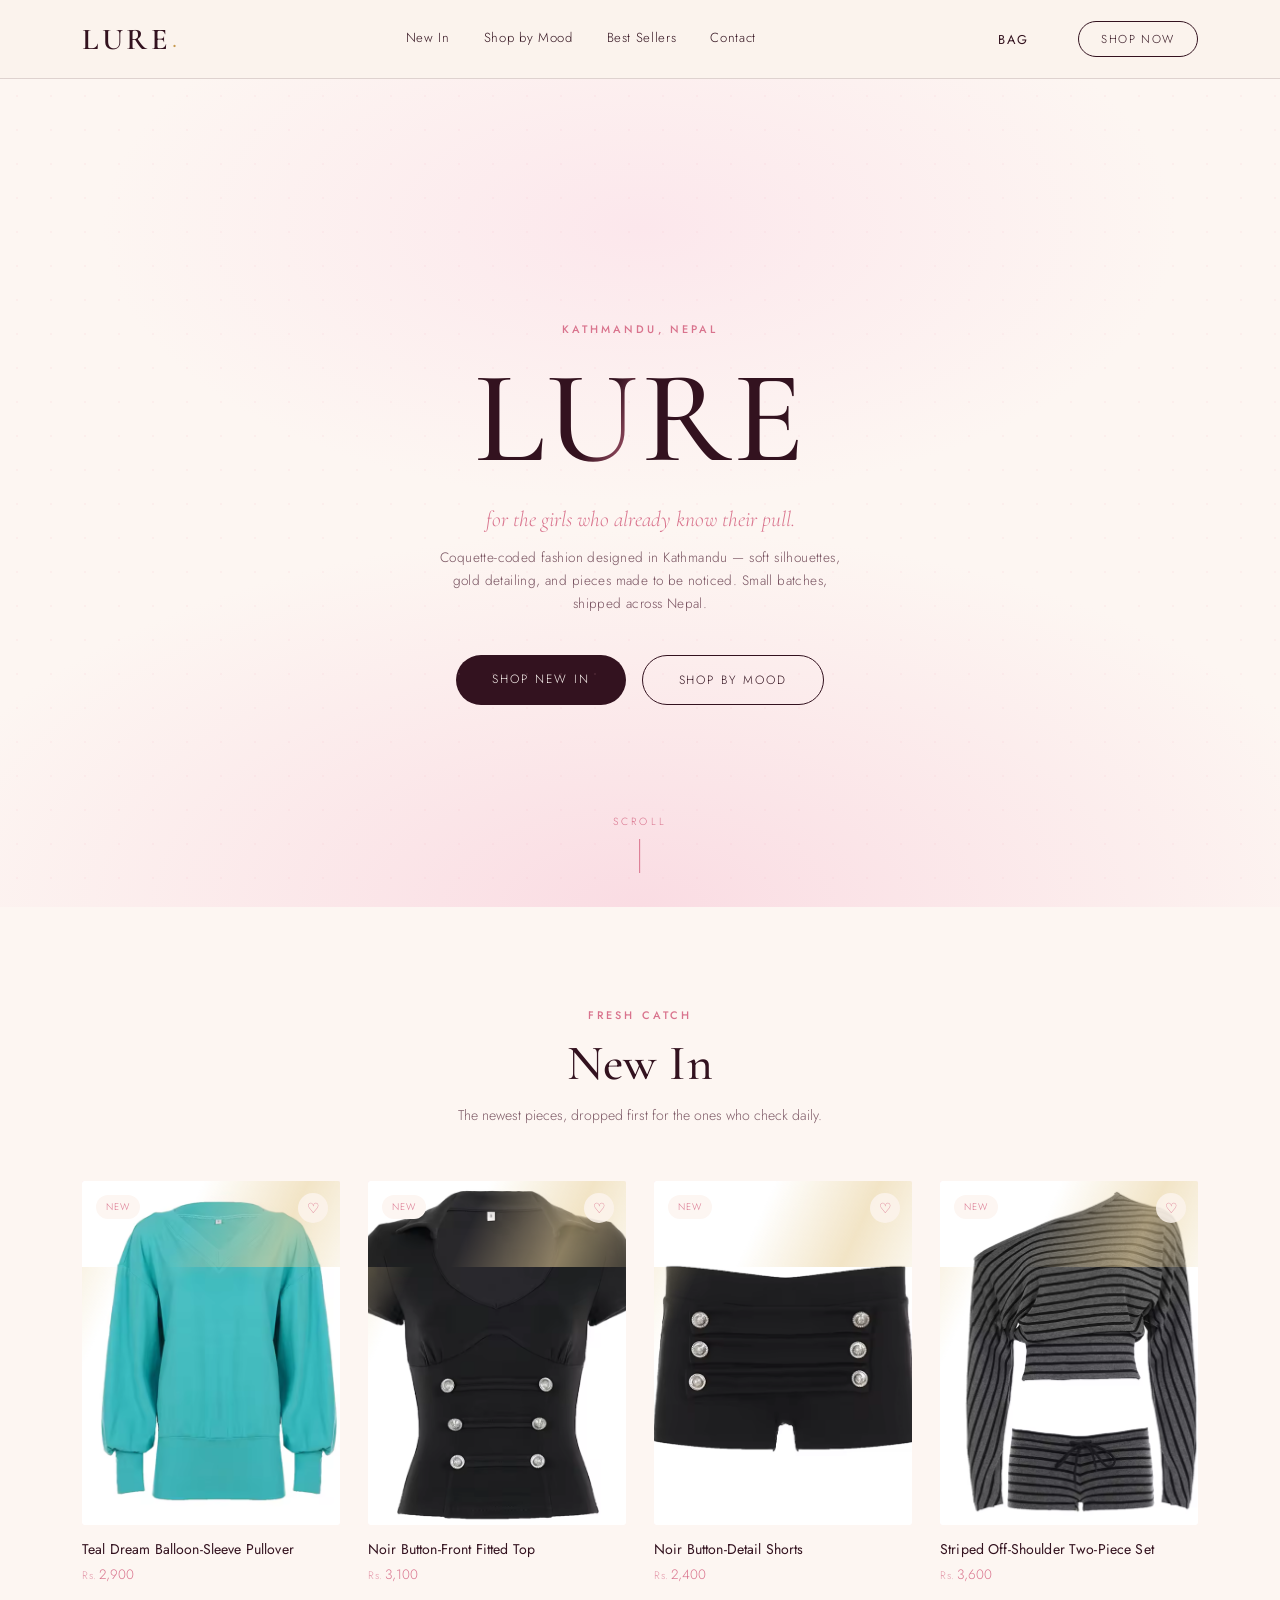
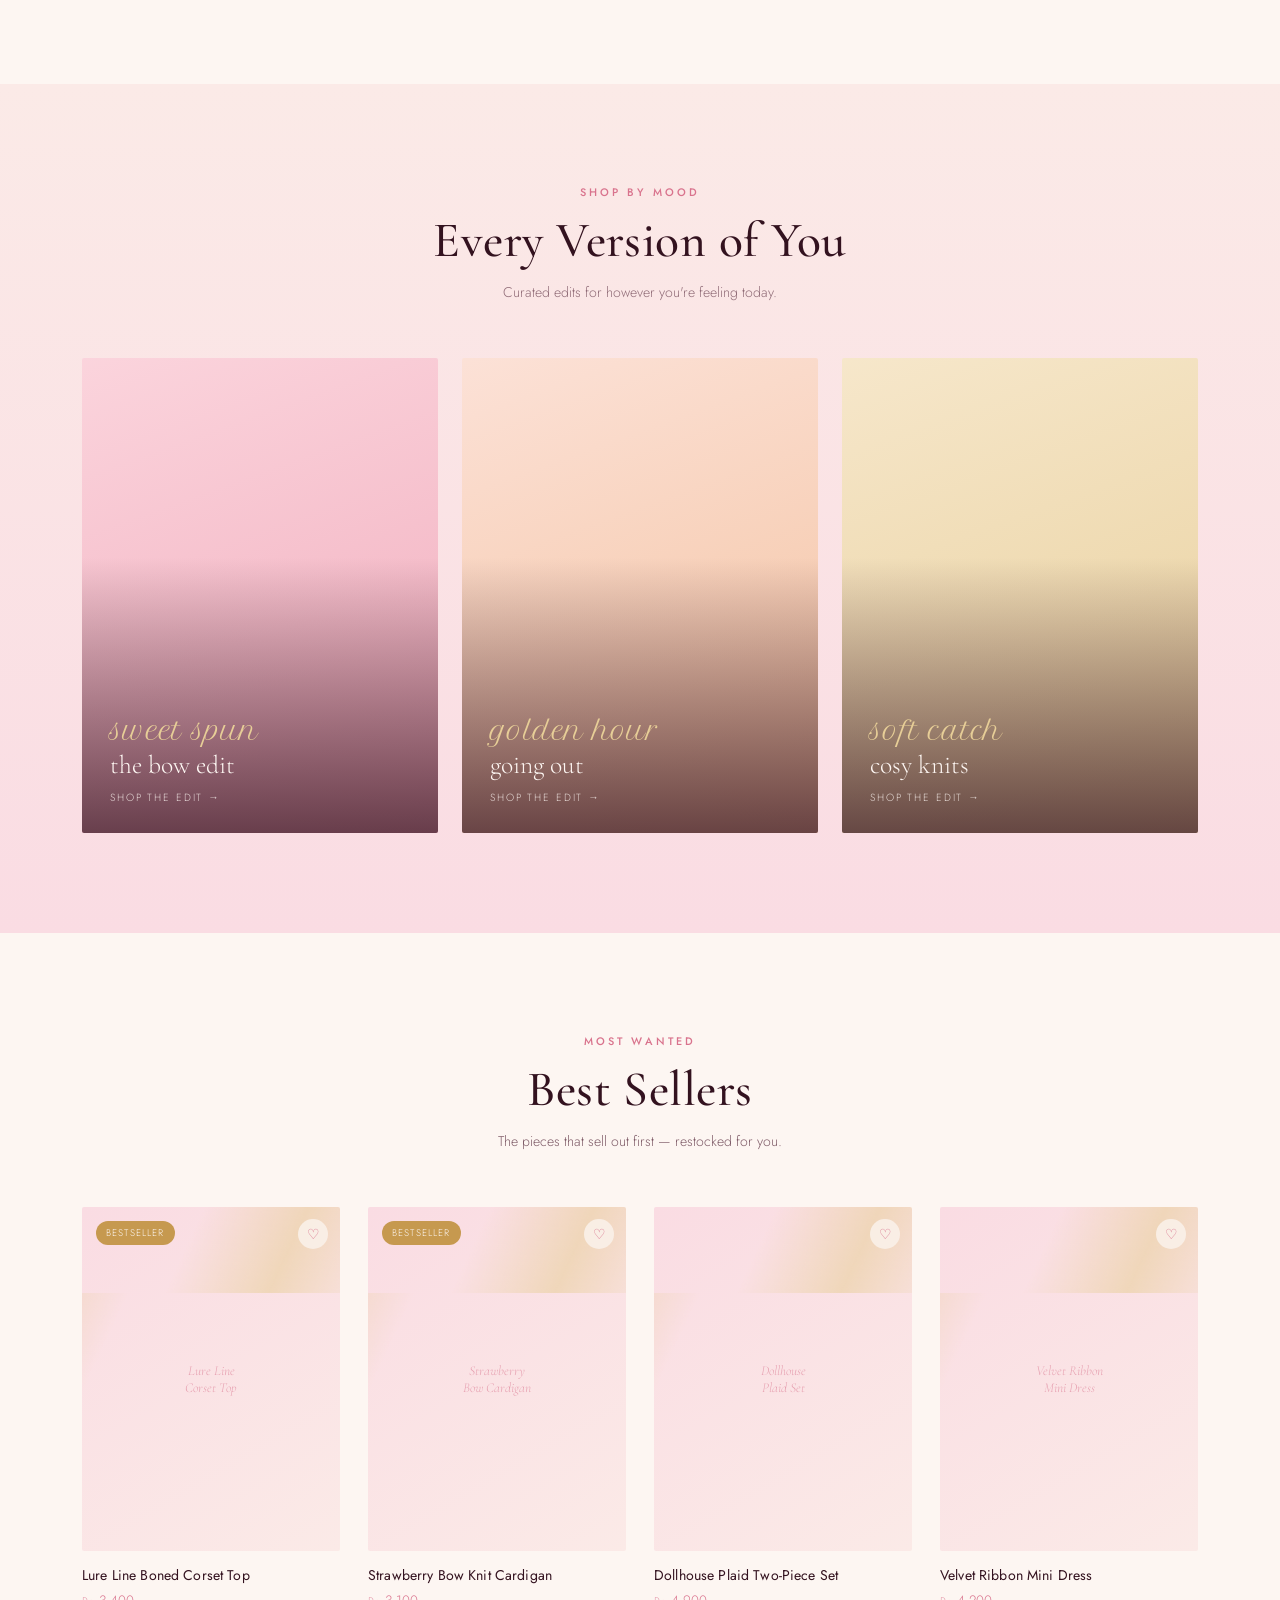
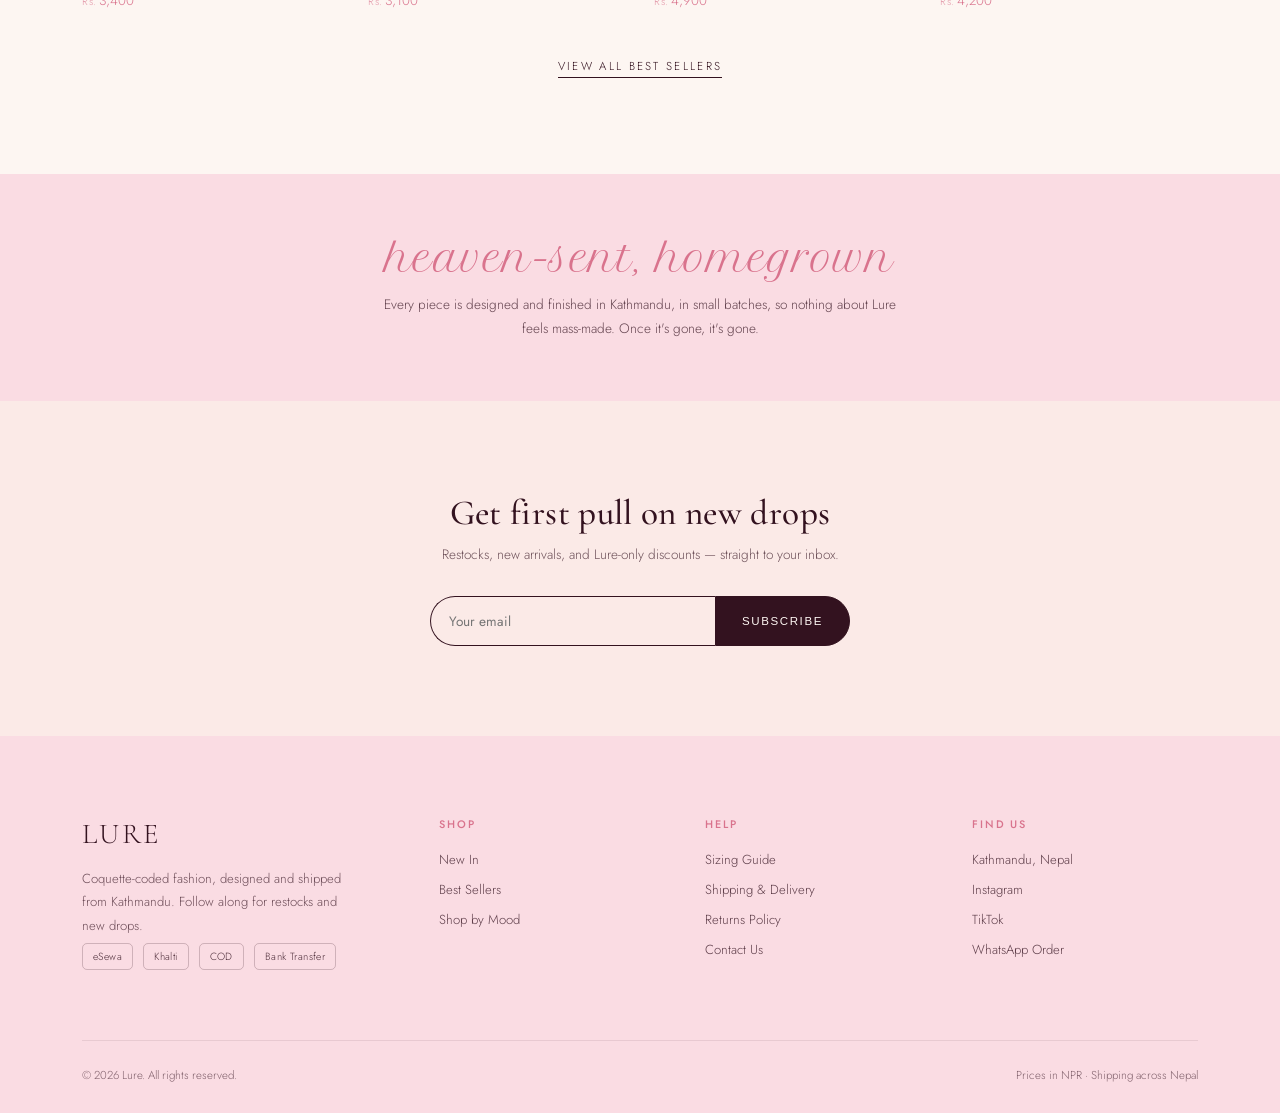
<file: index.html>
<!DOCTYPE html>
<html lang="en">
<head>
<meta charset="UTF-8">
<meta name="viewport" content="width=device-width, initial-scale=1.0">
<title>Lure — Kathmandu</title>
<link rel="preconnect" href="https://fonts.googleapis.com">
<link rel="preconnect" href="https://fonts.gstatic.com" crossorigin>
<link href="https://fonts.googleapis.com/css2?family=Cormorant+Garamond:ital,wght@0,400;0,500;0,600;1,400;1,500&family=Petit+Formal+Script&family=Jost:wght@300;400;500;600&display=swap" rel="stylesheet">
<style>
  :root{
    --cream:#FDF6F2;
    --cream-2:#FBEAE7;
    --blush:#FADCE3;
    --pink-glow:#FCE7EC;
    --rose:#F0A9BA;
    --rose-deep:#D9738D;
    --plum:#33121F;
    --plum-2:#4A1B2E;
    --gold:#C6994F;
    --gold-light:#E7CE97;
    --line: rgba(51,18,31,0.14);
  }
  *{margin:0;padding:0;box-sizing:border-box;}
  html{scroll-behavior:smooth;}
  body{
    background:var(--cream);
    color:var(--plum);
    font-family:'Jost',sans-serif;
    font-weight:300;
    overflow-x:hidden;
  }
  h1,h2,h3, .script{
    font-family:'Cormorant Garamond', serif;
    font-weight:500;
    letter-spacing:0.01em;
  }
  .script{ font-family:'Petit Formal Script', cursive; font-weight:400; }
  a{ color:inherit; text-decoration:none; }
  .eyebrow{
    font-family:'Jost',sans-serif;
    text-transform:uppercase;
    letter-spacing:0.28em;
    font-size:0.68rem;
    color:var(--rose-deep);
    font-weight:500;
  }
  .wrap{ max-width:1180px; margin:0 auto; padding:0 32px; }
  @media(max-width:640px){ .wrap{padding:0 20px;} }

  /* ---------- NAV ---------- */
  header{
    position:sticky; top:0; z-index:50;
    background:rgba(251,243,236,0.88);
    backdrop-filter:blur(10px);
    border-bottom:1px solid var(--line);
  }
  nav.wrap{
    display:flex; align-items:center; justify-content:space-between;
    height:78px;
  }
  .logo{
    font-family:'Cormorant Garamond', serif;
    font-size:1.9rem;
    font-weight:600;
    letter-spacing:0.12em;
    position:relative;
  }
  .logo .hook{
    display:inline-block;
    font-family:'Petit Formal Script', cursive;
    font-size:1.1rem;
    color:var(--gold);
    margin-left:2px;
    transform:translateY(-2px) rotate(6deg);
  }
  .navlinks{ display:flex; gap:34px; font-size:0.82rem; letter-spacing:0.05em; }
  .navlinks a{ position:relative; padding-bottom:4px; }
  .navlinks a::after{
    content:''; position:absolute; left:0; bottom:0; width:0; height:1px;
    background:var(--gold); transition:width .35s ease;
  }
  .navlinks a:hover::after{ width:100%; }
  .navicons{ display:flex; gap:20px; align-items:center; font-size:0.8rem; }
  .navicons button{ background:none;border:none;font-family:inherit;color:inherit;cursor:pointer;font-size:0.8rem; }
  .cta-pill{
    border:1px solid var(--plum);
    padding:9px 22px;
    border-radius:999px;
    font-size:0.72rem;
    letter-spacing:0.14em;
    text-transform:uppercase;
    transition: all .3s ease;
    white-space:nowrap;
  }
  .cta-pill:hover{ background:var(--plum); color:var(--cream); }
  @media(max-width:860px){ .navlinks{display:none;} }

  /* ---------- HERO ---------- */
  .hero{
    position:relative;
    min-height:92vh;
    display:flex; flex-direction:column; align-items:center; justify-content:center;
    text-align:center;
    padding:120px 24px 80px;
    overflow:hidden;
    background:
      radial-gradient(ellipse 70% 55% at 50% 18%, var(--pink-glow) 0%, transparent 60%),
      radial-gradient(ellipse 90% 70% at 50% 100%, var(--blush) 0%, transparent 65%),
      var(--cream);
  }
  .hero::before{
    content:'';
    position:absolute; inset:0;
    background-image: radial-gradient(circle, var(--rose) 1px, transparent 1.4px);
    background-size: 34px 34px;
    opacity:0.10;
    pointer-events:none;
  }
  .hero-eyebrow{ margin-bottom:22px; }
  .hero h1{
    font-size:clamp(3.6rem, 11vw, 8.2rem);
    line-height:0.92;
    letter-spacing:0.02em;
    color:var(--plum);
    position:relative;
    display:inline-block;
  }
  .hero h1 .shine{
    background: linear-gradient(115deg, var(--plum) 25%, var(--rose-deep) 45%, var(--plum) 65%);
    background-size:300% 100%;
    -webkit-background-clip:text; background-clip:text; color:transparent;
    animation: shimmer 6s ease-in-out infinite;
  }
  @keyframes shimmer{
    0%,100%{ background-position:200% 0; }
    50%{ background-position:0% 0; }
  }
  .hero p.tag{
    margin-top:26px;
    font-family:'Cormorant Garamond', serif;
    font-style:italic;
    font-size:1.35rem;
    color:var(--rose-deep);
    max-width:480px;
  }
  .hero .sub{
    margin-top:14px;
    font-size:0.85rem;
    letter-spacing:0.03em;
    color:var(--plum-2);
    opacity:0.75;
    max-width:420px;
    line-height:1.7;
  }
  .hero-cta{
    margin-top:40px;
    display:flex; gap:16px; flex-wrap:wrap; justify-content:center;
  }
  .btn-primary{
    background:var(--plum); color:var(--cream);
    padding:15px 36px; border-radius:999px;
    font-size:0.75rem; letter-spacing:0.16em; text-transform:uppercase;
    transition:transform .3s ease, box-shadow .3s ease;
    box-shadow:0 0 0 0 rgba(198,153,79,0.5);
  }
  .btn-primary:hover{ transform:translateY(-2px); box-shadow:0 10px 24px -8px rgba(51,18,31,0.4); }
  .btn-ghost{
    border:1px solid var(--plum); color:var(--plum);
    padding:15px 36px; border-radius:999px;
    font-size:0.75rem; letter-spacing:0.16em; text-transform:uppercase;
    transition:all .3s ease;
  }
  .btn-ghost:hover{ background:var(--plum); color:var(--cream); }
  .scroll-cue{
    position:absolute; bottom:34px; left:50%; transform:translateX(-50%);
    font-size:0.65rem; letter-spacing:0.3em; text-transform:uppercase;
    color:var(--rose-deep); display:flex; flex-direction:column; align-items:center; gap:10px;
  }
  .scroll-cue .line{ width:1px; height:34px; background:var(--rose-deep); animation:drop 2.2s ease-in-out infinite; transform-origin:top; }
  @keyframes drop{ 0%{transform:scaleY(0);opacity:0;} 40%{transform:scaleY(1);opacity:1;} 100%{transform:scaleY(1);opacity:0;} }

  /* ---------- SECTION HEADERS ---------- */
  .section{ padding:100px 0; }
  .section-head{ text-align:center; margin-bottom:56px; }
  .section-head h2{ font-size:clamp(2.1rem,4.4vw,3.1rem); margin-top:10px; }
  .section-head p{ margin-top:12px; font-size:0.88rem; color:var(--plum-2); opacity:0.7; max-width:440px; margin-left:auto; margin-right:auto; }
  .view-all{ display:block; text-align:center; margin-top:48px; font-size:0.72rem; letter-spacing:0.2em; text-transform:uppercase; }
  .view-all span{ border-bottom:1px solid var(--plum); padding-bottom:3px; }

  /* ---------- PRODUCT GRID ---------- */
  .grid{ display:grid; grid-template-columns:repeat(4,1fr); gap:28px; }
  @media(max-width:980px){ .grid{grid-template-columns:repeat(2,1fr);} }
  .card{ position:relative; }
  .card-link{ display:block; color:inherit; text-decoration:none; }
  .card-img{
    position:relative;
    aspect-ratio:3/4;
    border-radius:2px;
    overflow:hidden;
    background:linear-gradient(150deg,var(--blush),var(--cream-2));
    display:flex; align-items:center; justify-content:center;
    cursor:pointer;
  }
  .card-img::after{
    content:'';
    position:absolute; inset:0;
    background:linear-gradient(115deg, transparent 40%, rgba(231,206,151,0.55) 50%, transparent 60%);
    background-size:250% 250%;
    background-position:150% 150%;
    transition:background-position .8s ease;
  }
  .card:hover .card-img::after{ background-position:-50% -50%; }
  .card-img .ph{
    font-family:'Cormorant Garamond', serif;
    font-style:italic;
    font-size:0.85rem;
    color:var(--rose-deep);
    opacity:0.6;
    text-align:center;
    padding:20px;
  }
  .card-img img{
    width:100%; height:100%; object-fit:cover; object-position:top center;
    display:block; transition:transform .6s ease;
  }
  .card:hover .card-img img{ transform:scale(1.045); }
  .badge{
    position:absolute; top:14px; left:14px;
    background:var(--cream); color:var(--rose-deep);
    font-size:0.6rem; letter-spacing:0.12em; text-transform:uppercase;
    padding:5px 10px; border-radius:999px;
    z-index:2;
  }
  .badge.gold{ background:var(--gold); color:var(--cream); }
  .wish{
    position:absolute; top:12px; right:12px; z-index:2;
    width:30px; height:30px; border-radius:50%;
    background:rgba(251,243,236,0.85);
    display:flex; align-items:center; justify-content:center;
    font-size:0.85rem; color:var(--rose-deep);
    transition:transform .25s ease;
  }
  .wish:hover{ transform:scale(1.15); }
  .card-info{ margin-top:14px; }
  .card-info .name{ font-size:0.88rem; font-weight:400; letter-spacing:0.01em; }
  .card-info .price{ margin-top:5px; font-size:0.85rem; color:var(--rose-deep); }
  .card-info .price .npr{ font-size:0.68rem; letter-spacing:0.05em; opacity:0.7; margin-right:2px; }

  /* ---------- MOOD SECTION ---------- */
  .mood-wrap{ background:linear-gradient(180deg, var(--cream-2), var(--blush)); color:var(--plum); }
  .mood-wrap .eyebrow{ color:var(--rose-deep); }
  .mood-grid{ display:grid; grid-template-columns:repeat(3,1fr); gap:24px; margin-top:56px; }
  @media(max-width:860px){ .mood-grid{grid-template-columns:1fr;} }
  .mood-card{
    position:relative; aspect-ratio:3/4; border-radius:2px; overflow:hidden;
    display:flex; align-items:flex-end; padding:28px;
    cursor:pointer;
  }
  .mood-card .bg{ position:absolute; inset:0; opacity:0.95; transition:transform .6s ease; }
  .mood-card:hover .bg{ transform:scale(1.06); }
  .mood-card:nth-child(1) .bg{ background:linear-gradient(160deg,#FBD3DC,#F0A9BA); }
  .mood-card:nth-child(2) .bg{ background:linear-gradient(160deg,#FCE1D6,#F3C09B); }
  .mood-card:nth-child(3) .bg{ background:linear-gradient(160deg,#F6E7C9,#E7CE97); }
  .mood-card::after{ content:''; position:absolute; inset:0; background:linear-gradient(0deg, rgba(51,18,31,0.72), transparent 58%); }
  .mood-card .content{ position:relative; z-index:2; color:var(--cream); }
  .mood-card .content .script{ font-size:1.6rem; color:var(--gold-light); }
  .mood-card .content .name{ font-family:'Cormorant Garamond',serif; font-size:1.6rem; margin-top:2px; }
  .mood-card .content .cta{ margin-top:10px; font-size:0.65rem; letter-spacing:0.18em; text-transform:uppercase; opacity:0.8; }

  /* ---------- LOOK STORY ---------- */
  .look{ display:grid; grid-template-columns:1.1fr 0.9fr; gap:70px; align-items:center; }
  .look.reverse{ grid-template-columns:0.9fr 1.1fr; }
  .look.reverse .look-img{ order:2; }
  @media(max-width:900px){ .look, .look.reverse{ grid-template-columns:1fr; } .look.reverse .look-img{order:0;} }
  .look-img{
    aspect-ratio:4/5; border-radius:2px;
    background:linear-gradient(150deg,var(--blush),var(--cream-2));
    display:flex; align-items:center; justify-content:center;
    position:relative; overflow:hidden;
  }
  .look-img .ph{ font-family:'Cormorant Garamond',serif; font-style:italic; color:var(--rose-deep); opacity:0.55; }
  .look-body .num{ font-size:0.7rem; letter-spacing:0.2em; color:var(--gold); text-transform:uppercase; }
  .look-body h3{ font-size:2.4rem; margin-top:12px; }
  .look-body p{ margin-top:16px; font-size:0.9rem; line-height:1.85; color:var(--plum-2); opacity:0.8; max-width:400px; }
  .look-items{ margin-top:26px; display:flex; flex-direction:column; gap:12px; }
  .look-item{ display:flex; justify-content:space-between; border-bottom:1px solid var(--line); padding-bottom:10px; font-size:0.82rem; }
  .look-item .n{ opacity:0.8; }
  .look-item .p{ color:var(--rose-deep); }
  .look-body .btn-ghost{ margin-top:28px; display:inline-block; }

  /* ---------- STRIP ---------- */
  .strip{
    background:var(--blush); text-align:center; padding:60px 24px;
  }
  .strip .script{ font-size:2.4rem; color:var(--rose-deep); }
  .strip p{ margin-top:10px; font-size:0.85rem; max-width:520px; margin-left:auto; margin-right:auto; opacity:0.75; line-height:1.8; }

  /* ---------- NEWSLETTER ---------- */
  .news{ background:var(--cream-2); padding:90px 0; text-align:center; }
  .news h2{ font-size:2.2rem; }
  .news p{ margin-top:10px; font-size:0.85rem; opacity:0.7; }
  .news-form{ margin-top:32px; display:flex; justify-content:center; gap:0; max-width:420px; margin-left:auto; margin-right:auto; }
  .news-form input{
    flex:1; border:1px solid var(--plum); border-right:none;
    background:transparent; padding:14px 18px; font-family:'Jost'; font-size:0.85rem;
    border-radius:999px 0 0 999px; outline:none; color:var(--plum);
  }
  .news-form button{
    border:1px solid var(--plum); background:var(--plum); color:var(--cream);
    padding:14px 26px; border-radius:0 999px 999px 0; font-size:0.72rem;
    letter-spacing:0.14em; text-transform:uppercase; cursor:pointer;
  }

  /* ---------- FOOTER ---------- */
  footer{ background:var(--blush); color:var(--plum); padding:80px 0 30px; }
  .foot-grid{ display:grid; grid-template-columns:1.4fr repeat(3,1fr); gap:40px; }
  @media(max-width:800px){ .foot-grid{ grid-template-columns:1fr 1fr; } }
  .foot-logo{ font-family:'Cormorant Garamond',serif; font-size:1.8rem; letter-spacing:0.08em; }
  .foot-grid p{ margin-top:16px; font-size:0.82rem; opacity:0.7; line-height:1.8; max-width:260px; }
  .foot-col h4{ font-size:0.68rem; letter-spacing:0.18em; text-transform:uppercase; color:var(--rose-deep); margin-bottom:18px; font-weight:500; }
  .foot-col a, .foot-col div{ display:block; font-size:0.82rem; opacity:0.78; margin-bottom:11px; }
  .foot-col a:hover{ opacity:1; color:var(--rose-deep); }
  .pay-row{ display:flex; gap:10px; margin-top:6px; flex-wrap:wrap; }
  .pay-row span{
    border:1px solid rgba(51,18,31,0.25); border-radius:5px;
    padding:5px 10px; font-size:0.65rem; letter-spacing:0.04em; opacity:0.85;
  }
  .foot-bottom{
    margin-top:70px; padding-top:26px; border-top:1px solid rgba(51,18,31,0.15);
    display:flex; justify-content:space-between; flex-wrap:wrap; gap:12px;
    font-size:0.72rem; opacity:0.6;
  }

  ::selection{ background:var(--gold-light); color:var(--plum); }
</style>
<link rel="stylesheet" href="cart.css">
</head>
<body>

<header>
  <nav class="wrap">
    <div class="logo">LURE<span class="hook">.</span></div>
    <div class="navlinks">
      <a href="#new">New In</a>
      <a href="#mood">Shop by Mood</a>
      <a href="#best">Best Sellers</a>
      <a href="#contact">Contact</a>
    </div>
    <div class="navicons">
      <a href="#" class="cta-pill">Shop Now</a>
    </div>
  </nav>
</header>

<section class="hero">
  <div class="hero-eyebrow eyebrow">Kathmandu, Nepal</div>
  <h1>L<span class="shine">U</span>RE</h1>
  <p class="tag">for the girls who already know their pull.</p>
  <p class="sub">Coquette-coded fashion designed in Kathmandu — soft silhouettes, gold detailing, and pieces made to be noticed. Small batches, shipped across Nepal.</p>
  <div class="hero-cta">
    <a href="#new" class="btn-primary">Shop New In</a>
    <a href="#mood" class="btn-ghost">Shop by Mood</a>
  </div>
  <div class="scroll-cue"><span>Scroll</span><span class="line"></span></div>
</section>

<section class="section" id="new">
  <div class="wrap">
    <div class="section-head">
      <div class="eyebrow">Fresh Catch</div>
      <h2>New In</h2>
      <p>The newest pieces, dropped first for the ones who check daily.</p>
    </div>
    <div class="grid">
      <div class="card">
        <span class="wish">♡</span>
        <a href="products/teal-pullover.html" class="card-link">
          <div class="card-img"><span class="badge">New</span><img src="images/teal-pullover.png" alt="Teal Balloon-Sleeve Pullover"></div>
          <div class="card-info"><div class="name">Teal Dream Balloon-Sleeve Pullover</div><div class="price"><span class="npr">Rs.</span>2,900</div></div>
        </a>
      </div>
      <div class="card">
        <span class="wish">♡</span>
        <a href="products/noir-button-top.html" class="card-link">
          <div class="card-img"><span class="badge">New</span><img src="images/noir-button-top.png" alt="Noir Button-Front Fitted Top"></div>
          <div class="card-info"><div class="name">Noir Button-Front Fitted Top</div><div class="price"><span class="npr">Rs.</span>3,100</div></div>
        </a>
      </div>
      <div class="card">
        <span class="wish">♡</span>
        <a href="products/noir-button-shorts.html" class="card-link">
          <div class="card-img"><span class="badge">New</span><img src="images/noir-button-shorts.png" alt="Noir Button-Detail Shorts"></div>
          <div class="card-info"><div class="name">Noir Button-Detail Shorts</div><div class="price"><span class="npr">Rs.</span>2,400</div></div>
        </a>
      </div>
      <div class="card">
        <span class="wish">♡</span>
        <a href="products/striped-set.html" class="card-link">
          <div class="card-img"><span class="badge">New</span><img src="images/striped-set.png" alt="Striped Off-Shoulder Two-Piece Set"></div>
          <div class="card-info"><div class="name">Striped Off-Shoulder Two-Piece Set</div><div class="price"><span class="npr">Rs.</span>3,600</div></div>
        </a>
      </div>
    </div>
  </div>
</section>

<section class="section mood-wrap" id="mood">
  <div class="wrap">
    <div class="section-head">
      <div class="eyebrow">Shop by Mood</div>
      <h2>Every Version of You</h2>
      <p style="opacity:0.6">Curated edits for however you're feeling today.</p>
    </div>
    <div class="mood-grid">
      <div class="mood-card"><div class="bg"></div><div class="content"><div class="script">sweet spun</div><div class="name">the bow edit</div><div class="cta">Shop the Edit →</div></div></div>
      <div class="mood-card"><div class="bg"></div><div class="content"><div class="script">golden hour</div><div class="name">going out</div><div class="cta">Shop the Edit →</div></div></div>
      <div class="mood-card"><div class="bg"></div><div class="content"><div class="script">soft catch</div><div class="name">cosy knits</div><div class="cta">Shop the Edit →</div></div></div>
    </div>
  </div>
</section>

<section class="section" id="best">
  <div class="wrap">
    <div class="section-head">
      <div class="eyebrow">Most Wanted</div>
      <h2>Best Sellers</h2>
      <p>The pieces that sell out first — restocked for you.</p>
    </div>
    <div class="grid">
      <div class="card">
        <div class="card-img"><span class="badge gold">Bestseller</span><span class="wish">♡</span><span class="ph">Lure Line<br>Corset Top</span></div>
        <div class="card-info"><div class="name">Lure Line Boned Corset Top</div><div class="price"><span class="npr">Rs.</span>3,400</div></div>
      </div>
      <div class="card">
        <div class="card-img"><span class="badge gold">Bestseller</span><span class="wish">♡</span><span class="ph">Strawberry<br>Bow Cardigan</span></div>
        <div class="card-info"><div class="name">Strawberry Bow Knit Cardigan</div><div class="price"><span class="npr">Rs.</span>3,100</div></div>
      </div>
      <div class="card">
        <div class="card-img"><span class="wish">♡</span><span class="ph">Dollhouse<br>Plaid Set</span></div>
        <div class="card-info"><div class="name">Dollhouse Plaid Two-Piece Set</div><div class="price"><span class="npr">Rs.</span>4,900</div></div>
      </div>
      <div class="card">
        <div class="card-img"><span class="wish">♡</span><span class="ph">Velvet Ribbon<br>Mini Dress</span></div>
        <div class="card-info"><div class="name">Velvet Ribbon Mini Dress</div><div class="price"><span class="npr">Rs.</span>4,200</div></div>
      </div>
    </div>
    <a href="#" class="view-all"><span>View All Best Sellers</span></a>
  </div>
</section>

<div class="strip">
  <div class="script">heaven-sent, homegrown</div>
  <p>Every piece is designed and finished in Kathmandu, in small batches, so nothing about Lure feels mass-made. Once it's gone, it's gone.</p>
</div>

<section class="news" id="contact">
  <div class="wrap">
    <h2>Get first pull on new drops</h2>
    <p>Restocks, new arrivals, and Lure-only discounts — straight to your inbox.</p>
    <div class="news-form">
      <input type="email" placeholder="Your email">
      <button>Subscribe</button>
    </div>
  </div>
</section>

<footer>
  <div class="wrap">
    <div class="foot-grid">
      <div>
        <div class="foot-logo">LURE</div>
        <p>Coquette-coded fashion, designed and shipped from Kathmandu. Follow along for restocks and new drops.</p>
        <div class="pay-row">
          <span>eSewa</span><span>Khalti</span><span>COD</span><span>Bank Transfer</span>
        </div>
      </div>
      <div class="foot-col">
        <h4>Shop</h4>
        <a href="#new">New In</a>
        <a href="#best">Best Sellers</a>
        <a href="#mood">Shop by Mood</a>
      </div>
      <div class="foot-col">
        <h4>Help</h4>
        <a href="#">Sizing Guide</a>
        <a href="#">Shipping & Delivery</a>
        <a href="#">Returns Policy</a>
        <a href="#contact">Contact Us</a>
      </div>
      <div class="foot-col">
        <h4>Find Us</h4>
        <div>Kathmandu, Nepal</div>
        <a href="#">Instagram</a>
        <a href="#">TikTok</a>
        <a href="#">WhatsApp Order</a>
      </div>
    </div>
    <div class="foot-bottom">
      <span>© 2026 Lure. All rights reserved.</span>
      <span>Prices in NPR · Shipping across Nepal</span>
    </div>
  </div>
</footer>

<script src="cart.js"></script>
</body>
</html>
</file>
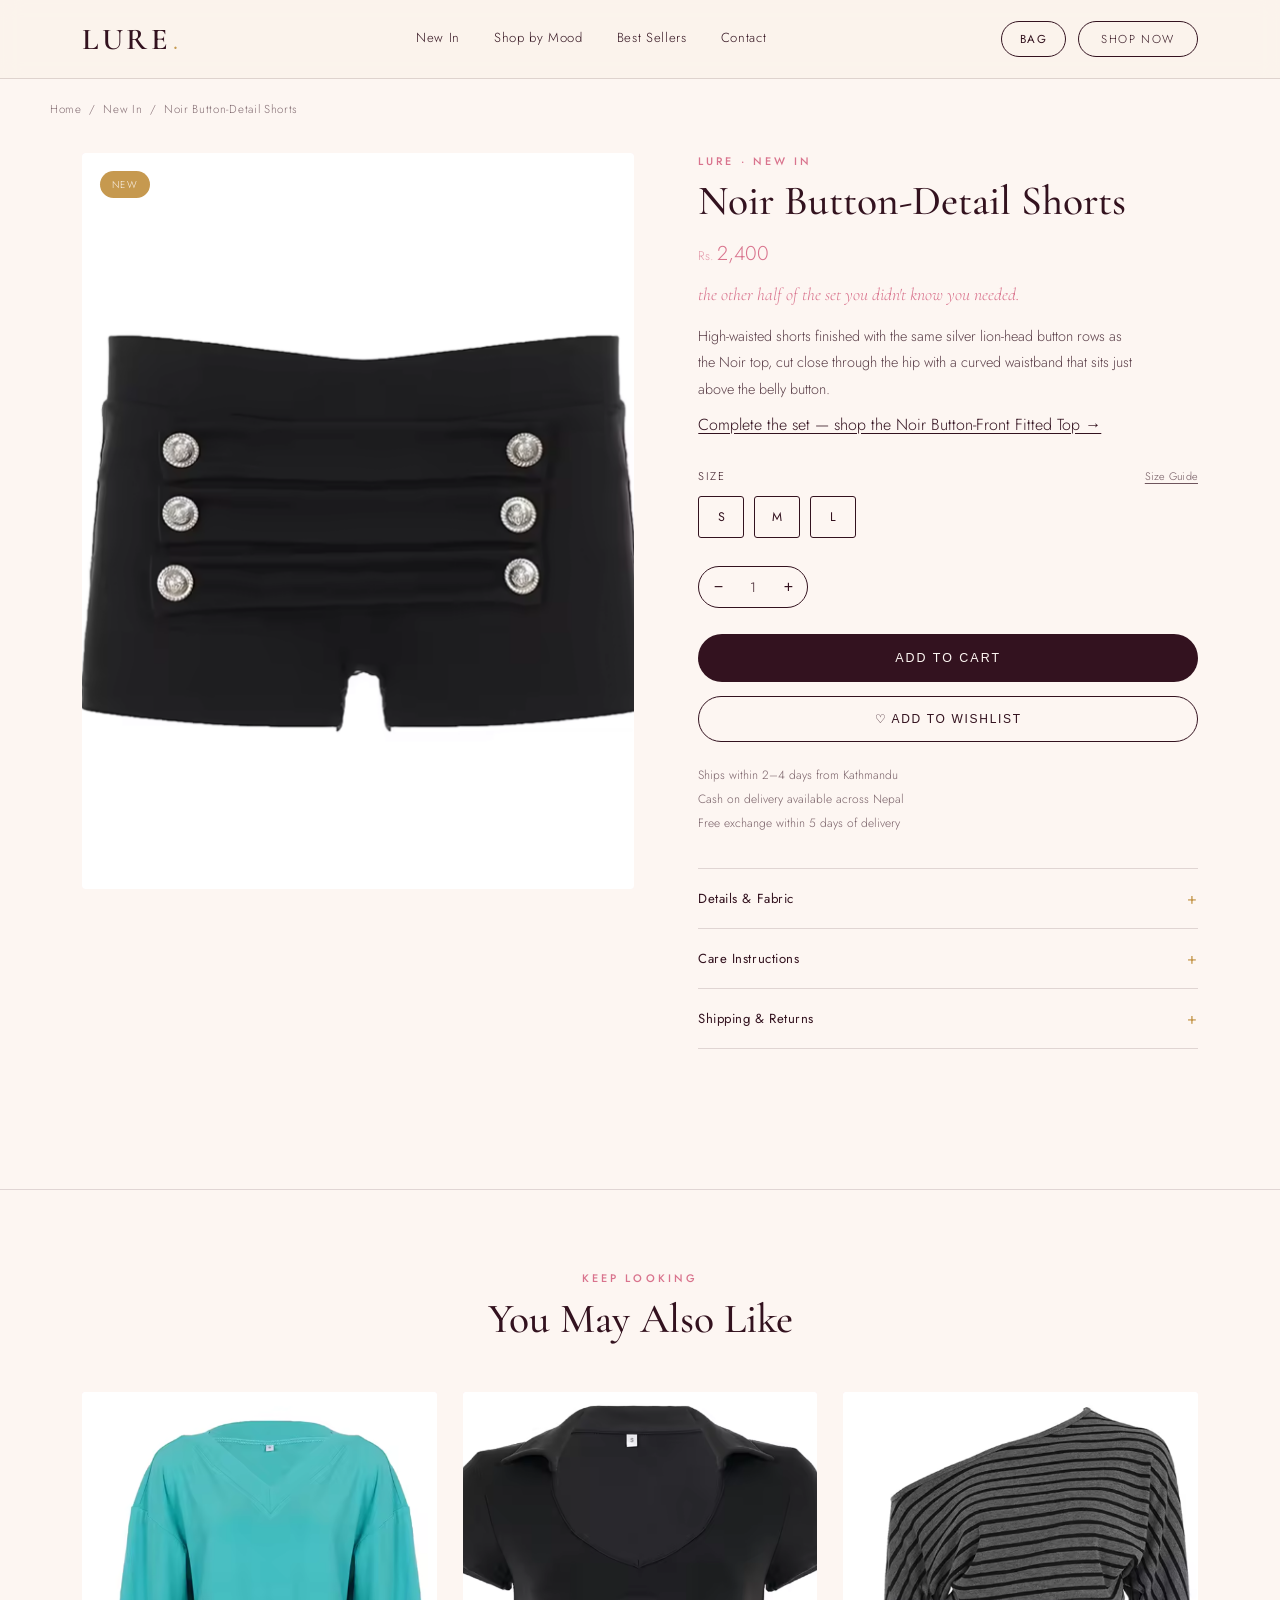
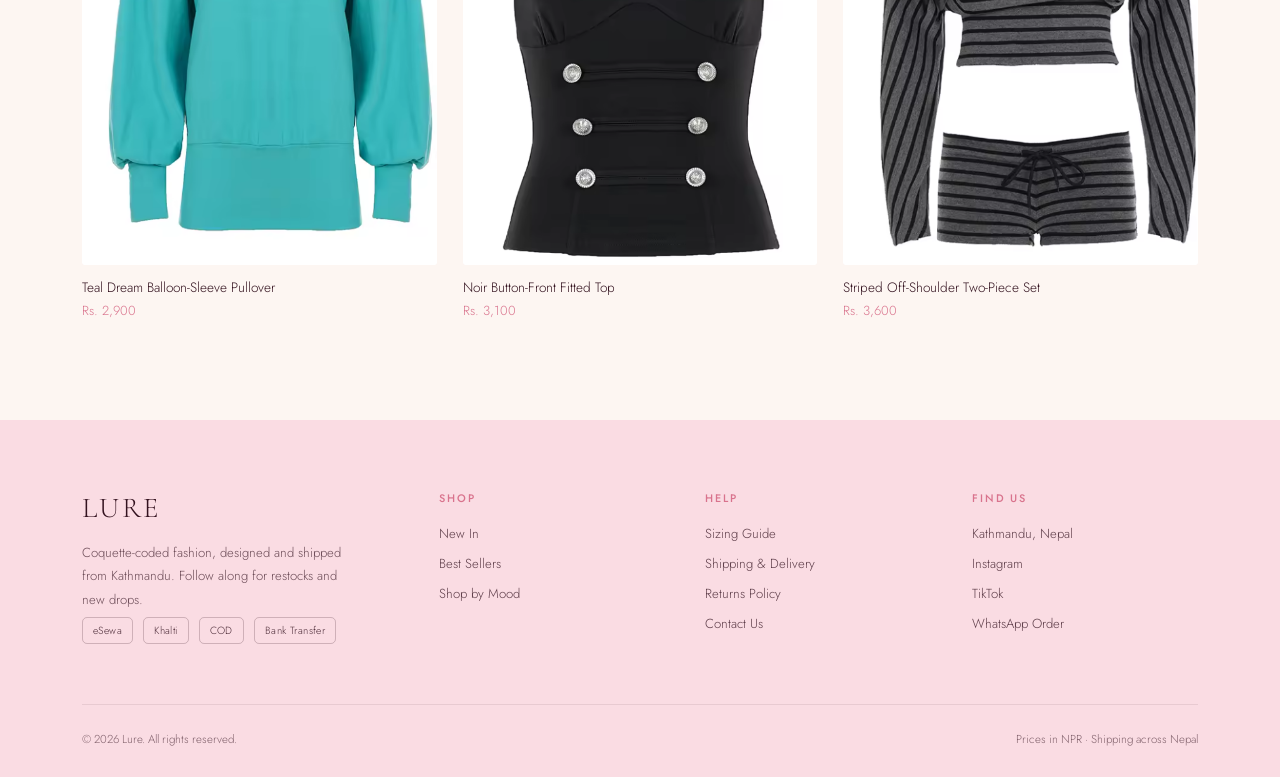
<file: noir-button-shorts.html>
<!DOCTYPE html>
<html lang="en">
<head>
<meta charset="UTF-8">
<meta name="viewport" content="width=device-width, initial-scale=1.0">
<title>Noir Button-Detail Shorts — Lure</title>
<style>
@import url('https://fonts.googleapis.com/css2?family=Cormorant+Garamond:ital,wght@0,400;0,500;0,600;1,400;1,500&family=Petit+Formal+Script&family=Jost:wght@300;400;500;600&display=swap');

:root{
  --cream:#FDF6F2;
  --cream-2:#FBEAE7;
  --blush:#FADCE3;
  --pink-glow:#FCE7EC;
  --rose:#F0A9BA;
  --rose-deep:#D9738D;
  --plum:#33121F;
  --plum-2:#4A1B2E;
  --gold:#C6994F;
  --gold-light:#E7CE97;
  --line: rgba(51,18,31,0.14);
}
*{margin:0;padding:0;box-sizing:border-box;}
body{ background:var(--cream); color:var(--plum); font-family:'Jost',sans-serif; font-weight:300; }
h1,h2,h3{ font-family:'Cormorant Garamond', serif; font-weight:500; }
a{ color:inherit; text-decoration:none; }
.script{ font-family:'Petit Formal Script', cursive; font-weight:400; }
.eyebrow{ font-family:'Jost',sans-serif; text-transform:uppercase; letter-spacing:0.28em; font-size:0.68rem; color:var(--rose-deep); font-weight:500; }
.wrap{ max-width:1180px; margin:0 auto; padding:0 32px; }
@media(max-width:640px){ .wrap{padding:0 20px;} }

/* NAV */
header{ position:sticky; top:0; z-index:50; background:rgba(251,243,236,0.9); backdrop-filter:blur(10px); border-bottom:1px solid var(--line); }
nav.wrap{ display:flex; align-items:center; justify-content:space-between; height:78px; }
.logo{ font-family:'Cormorant Garamond', serif; font-size:1.9rem; font-weight:600; letter-spacing:0.12em; }
.logo .hook{ font-family:'Petit Formal Script', cursive; font-size:1.1rem; color:var(--gold); margin-left:2px; }
.navlinks{ display:flex; gap:34px; font-size:0.82rem; letter-spacing:0.05em; }
.navlinks a{ position:relative; padding-bottom:4px; }
.navlinks a::after{ content:''; position:absolute; left:0; bottom:0; width:0; height:1px; background:var(--gold); transition:width .35s ease; }
.navlinks a:hover::after{ width:100%; }
.cta-pill{ border:1px solid var(--plum); padding:9px 22px; border-radius:999px; font-size:0.72rem; letter-spacing:0.14em; text-transform:uppercase; transition:all .3s ease; white-space:nowrap; }
.cta-pill:hover{ background:var(--plum); color:var(--cream); }
@media(max-width:860px){ .navlinks{ display:none; } }

/* BREADCRUMB */
.crumb{ padding:22px 0 0; font-size:0.72rem; letter-spacing:0.06em; opacity:0.6; }
.crumb a:hover{ color:var(--rose-deep); }

/* PRODUCT */
.product{ padding:36px 0 100px; }
.product-grid{ display:grid; grid-template-columns:1.05fr 0.95fr; gap:64px; align-items:flex-start; }
@media(max-width:900px){ .product-grid{ grid-template-columns:1fr; gap:36px; } }

.gallery-main{
  position:relative; aspect-ratio:3/4; border-radius:3px; overflow:hidden;
  background:linear-gradient(150deg,var(--blush),var(--cream-2));
}
.gallery-main img{ width:100%; height:100%; object-fit:cover; object-position:top center; display:block; }
.gallery-main .badge{ position:absolute; top:18px; left:18px; background:var(--gold); color:var(--cream); font-size:0.62rem; letter-spacing:0.14em; text-transform:uppercase; padding:6px 12px; border-radius:999px; }

.details{ position:sticky; top:110px; }
.details .name{ font-size:clamp(2rem,3.6vw,2.6rem); margin-top:10px; line-height:1.1; }
.details .price{ margin-top:14px; font-size:1.25rem; color:var(--rose-deep); }
.details .price .npr{ font-size:0.78rem; opacity:0.7; margin-right:3px; }
.details .tagline{ font-family:'Cormorant Garamond',serif; font-style:italic; font-size:1.1rem; color:var(--rose-deep); margin-top:16px; }
.details .desc{ margin-top:18px; font-size:0.9rem; line-height:1.85; opacity:0.8; max-width:440px; }

.size-block{ margin-top:32px; }
.size-block .label{ font-size:0.7rem; letter-spacing:0.16em; text-transform:uppercase; margin-bottom:12px; display:flex; justify-content:space-between; }
.size-block .label a{ text-decoration:underline; text-underline-offset:3px; opacity:0.7; font-size:0.68rem; text-transform:none; letter-spacing:0.02em; }
.sizes{ display:flex; gap:10px; flex-wrap:wrap; }
.sizes button{
  width:46px; height:42px; border:1px solid var(--plum); background:transparent; color:var(--plum);
  font-family:'Jost'; font-size:0.78rem; cursor:pointer; border-radius:3px; transition:all .25s ease;
}
.sizes button:hover{ background:var(--blush); }
.sizes button.active{ background:var(--plum); color:var(--cream); }

.qty-row{ margin-top:28px; display:flex; align-items:center; gap:18px; }
.qty{ display:flex; align-items:center; border:1px solid var(--plum); border-radius:999px; overflow:hidden; }
.qty button{ width:38px; height:40px; background:none; border:none; font-size:1rem; cursor:pointer; color:var(--plum); }
.qty span{ width:32px; text-align:center; font-size:0.85rem; }

.add-bag{
  margin-top:26px; width:100%; background:var(--plum); color:var(--cream); border:none;
  padding:17px; border-radius:999px; font-size:0.78rem; letter-spacing:0.16em; text-transform:uppercase;
  cursor:pointer; transition:transform .3s ease, box-shadow .3s ease;
}
.add-bag:hover{ transform:translateY(-2px); box-shadow:0 10px 24px -8px rgba(51,18,31,0.4); }
.add-bag.added{ background:var(--rose-deep); }

.wish-btn{ margin-top:14px; width:100%; background:none; border:1px solid var(--plum); color:var(--plum); padding:15px; border-radius:999px; font-size:0.75rem; letter-spacing:0.14em; text-transform:uppercase; cursor:pointer; transition:all .3s ease; }
.wish-btn:hover{ background:var(--blush); }

.meta-row{ margin-top:24px; font-size:0.75rem; opacity:0.65; display:flex; flex-direction:column; gap:6px; }

.accordion{ margin-top:36px; border-top:1px solid var(--line); }
.acc-item{ border-bottom:1px solid var(--line); }
.acc-head{ width:100%; background:none; border:none; padding:18px 0; display:flex; justify-content:space-between; align-items:center; cursor:pointer; font-size:0.82rem; letter-spacing:0.04em; color:var(--plum); font-family:'Jost'; }
.acc-head .plus{ transition:transform .3s ease; font-size:1rem; color:var(--gold); }
.acc-item.open .acc-head .plus{ transform:rotate(45deg); }
.acc-body{ max-height:0; overflow:hidden; transition:max-height .35s ease; font-size:0.82rem; line-height:1.85; opacity:0.75; }
.acc-body ul{ padding:0 0 18px 18px; }
.acc-body p{ padding:0 0 18px; max-width:440px; }

/* MODAL */
.modal-overlay{
  position:fixed; inset:0; z-index:200; display:none;
  align-items:center; justify-content:center;
  background:rgba(51,18,31,0.45); backdrop-filter:blur(3px);
  padding:20px;
}
.modal-overlay.open{ display:flex; }
.modal-box{
  position:relative; width:100%; max-width:440px; background:var(--cream);
  border-radius:8px; padding:40px 36px 34px;
  box-shadow:0 30px 60px -20px rgba(51,18,31,0.35);
  animation:modalIn .35s ease;
}
@keyframes modalIn{ from{ opacity:0; transform:translateY(14px) scale(0.98);} to{ opacity:1; transform:translateY(0) scale(1);} }
.modal-close{
  position:absolute; top:14px; right:16px; background:none; border:none;
  font-size:1.4rem; line-height:1; color:var(--plum); opacity:0.5; cursor:pointer;
}
.modal-close:hover{ opacity:1; }
.modal-box h3{ font-size:1.7rem; margin-top:8px; }
.modal-summary{ margin-top:10px; font-size:0.85rem; color:var(--rose-deep); }
#checkoutForm{ margin-top:26px; display:flex; flex-direction:column; gap:16px; }
#checkoutForm label{ font-size:0.72rem; letter-spacing:0.08em; text-transform:uppercase; color:var(--plum); display:flex; flex-direction:column; gap:8px; }
#checkoutForm input{
  font-family:'Jost'; font-size:0.9rem; padding:12px 14px; border-radius:5px;
  border:1px solid var(--line); background:var(--cream-2); color:var(--plum); outline:none;
  text-transform:none; letter-spacing:0.01em;
}
#checkoutForm input:focus{ border-color:var(--rose-deep); background:var(--cream); }
.modal-submit{
  margin-top:6px; width:100%; background:var(--plum); color:var(--cream); border:none;
  padding:15px; border-radius:999px; font-size:0.78rem; letter-spacing:0.16em; text-transform:uppercase;
  cursor:pointer; transition:transform .3s ease, box-shadow .3s ease;
}
.modal-submit:hover{ transform:translateY(-2px); box-shadow:0 10px 24px -8px rgba(51,18,31,0.35); }
.modal-note{ margin-top:4px; font-size:0.72rem; opacity:0.6; text-align:center; line-height:1.6; }
.modal-step#stepDone{ text-align:center; }
.modal-check{
  width:56px; height:56px; border-radius:50%; background:var(--blush); color:var(--rose-deep);
  display:flex; align-items:center; justify-content:center; font-size:1.6rem; margin:0 auto 18px;
}
.modal-step#stepDone p{ margin-top:14px; font-size:0.88rem; line-height:1.8; opacity:0.8; }
.modal-step#stepDone .modal-submit{ margin-top:24px; }

/* RELATED */
.related{ padding:80px 0 100px; border-top:1px solid var(--line); margin-top:40px; }
.related .section-head{ text-align:center; margin-bottom:48px; }
.related .section-head h2{ font-size:clamp(1.9rem,4vw,2.6rem); margin-top:8px; }
.rel-grid{ display:grid; grid-template-columns:repeat(3,1fr); gap:26px; }
@media(max-width:860px){ .rel-grid{ grid-template-columns:repeat(2,1fr);} }
.rel-card-img{ aspect-ratio:3/4; border-radius:2px; overflow:hidden; background:linear-gradient(150deg,var(--blush),var(--cream-2)); }
.rel-card-img img{ width:100%; height:100%; object-fit:cover; object-position:top center; transition:transform .5s ease; }
.rel-card:hover .rel-card-img img{ transform:scale(1.05); }
.rel-card .name{ margin-top:12px; font-size:0.85rem; }
.rel-card .price{ margin-top:4px; font-size:0.82rem; color:var(--rose-deep); }

/* FOOTER */
footer{ background:var(--blush); color:var(--plum); padding:70px 0 30px; margin-top:0; }
.foot-grid{ display:grid; grid-template-columns:1.4fr repeat(3,1fr); gap:40px; }
@media(max-width:800px){ .foot-grid{ grid-template-columns:1fr 1fr; } }
.foot-logo{ font-family:'Cormorant Garamond',serif; font-size:1.8rem; letter-spacing:0.08em; }
.foot-grid p{ margin-top:16px; font-size:0.82rem; opacity:0.7; line-height:1.8; max-width:260px; }
.foot-col h4{ font-size:0.68rem; letter-spacing:0.18em; text-transform:uppercase; color:var(--rose-deep); margin-bottom:18px; font-weight:500; }
.foot-col a, .foot-col div{ display:block; font-size:0.82rem; opacity:0.78; margin-bottom:11px; }
.foot-col a:hover{ opacity:1; color:var(--rose-deep); }
.pay-row{ display:flex; gap:10px; margin-top:6px; flex-wrap:wrap; }
.pay-row span{ border:1px solid rgba(51,18,31,0.25); border-radius:5px; padding:5px 10px; font-size:0.65rem; letter-spacing:0.04em; opacity:0.85; }
.foot-bottom{ margin-top:60px; padding-top:26px; border-top:1px solid rgba(51,18,31,0.15); display:flex; justify-content:space-between; flex-wrap:wrap; gap:12px; font-size:0.72rem; opacity:0.6; }

::selection{ background:var(--gold-light); color:var(--plum); }

</style>
<link rel="stylesheet" href="../cart.css">
</head>
<body>

<header>
  <nav class="wrap">
    <a href="../lure.html" class="logo">LURE<span class="hook">.</span></a>
    <div class="navlinks">
      <a href="../lure.html#new">New In</a>
      <a href="../lure.html#mood">Shop by Mood</a>
      <a href="../lure.html#best">Best Sellers</a>
      <a href="../lure.html#contact">Contact</a>
</div>
    <a href="../lure.html#new" class="cta-pill">Shop Now</a>
  </nav>
</header>

<div class="crumb wrap">
  <a href="../lure.html">Home</a> &nbsp;/&nbsp; <a href="../lure.html#new">New In</a> &nbsp;/&nbsp; Noir Button-Detail Shorts
</div>

<section class="product">
  <div class="wrap product-grid">
    <div class="gallery-main">
      <span class="badge">New</span>
      <img src="../images/noir-button-shorts.png" alt="Noir Button-Detail Shorts">
    </div>

    <div class="details">
      <div class="eyebrow">Lure &middot; New In</div>
      <h1 class="name">Noir Button-Detail Shorts</h1>
      <div class="price"><span class="npr">Rs.</span>2,400</div>
      <p class="tagline">the other half of the set you didn't know you needed.</p>
      <p class="desc">High-waisted shorts finished with the same silver lion-head button rows as the Noir top, cut close through the hip with a curved waistband that sits just above the belly button.</p>
      <p style="margin-top:10px;"><a href="noir-button-top.html" style="text-decoration:underline;text-underline-offset:3px;">Complete the set &mdash; shop the Noir Button-Front Fitted Top &rarr;</a></p>

      <div class="size-block">
        <div class="label"><span>Size</span><a href="#">Size Guide</a></div>
        <div class="sizes">
          <button type="button">S</button>
          <button type="button">M</button>
          <button type="button">L</button>
        </div>
      </div>

      <div class="qty-row">
        <div class="qty">
          <button type="button" data-dir="down">&minus;</button>
          <span>1</span>
          <button type="button" data-dir="up">+</button>
        </div>
      </div>

      <button class="add-bag" type="button" data-product="Noir Button-Detail Shorts" data-price="2,400">Add to Cart</button>
      <button class="wish-btn" type="button">♡ Add to Wishlist</button>

      <div class="meta-row">
        <span>Ships within 2&ndash;4 days from Kathmandu</span>
        <span>Cash on delivery available across Nepal</span>
        <span>Free exchange within 5 days of delivery</span>
      </div>

      <div class="accordion">
        <div class="acc-item">
          <button class="acc-head">Details &amp; Fabric <span class="plus">+</span></button>
          <div class="acc-body"><ul>
            <li>Stretch scuba fabric, curved high-rise waistband</li>
            <li>Silver-tone lion-head button detailing (non-functional, decorative)</li>
            <li>Fitted through the hip and thigh</li>
            <li>Pairs with the Noir Button-Front Top for a matching set</li>
          </ul></div>
        </div>
        <div class="acc-item">
          <button class="acc-head">Care Instructions <span class="plus">+</span></button>
          <div class="acc-body"><p>Hand wash cold or dry clean. Do not wring. Hang dry. Avoid ironing directly over buttons.</p></div>
        </div>
        <div class="acc-item">
          <button class="acc-head">Shipping &amp; Returns <span class="plus">+</span></button>
          <div class="acc-body"><p>Dispatched within 2&ndash;4 days from Kathmandu. Delivery across the Valley in 1&ndash;2 days, and 3&ndash;6 days for the rest of Nepal. Free exchanges within 5 days of delivery on unworn pieces with tags attached.</p></div>
        </div>
      </div>
    </div>
  </div>
</section>

<section class="related">
  <div class="wrap">
    <div class="section-head">
      <div class="eyebrow">Keep Looking</div>
      <h2>You May Also Like</h2>
    </div>
    <div class="rel-grid">
      <a class="rel-card" href="teal-pullover.html">
        <div class="rel-card-img"><img src="../images/teal-pullover.png" alt="Teal Dream Balloon-Sleeve Pullover"></div>
        <div class="name">Teal Dream Balloon-Sleeve Pullover</div>
        <div class="price"><span class="npr">Rs.</span> 2,900</div>
      </a>

      <a class="rel-card" href="noir-button-top.html">
        <div class="rel-card-img"><img src="../images/noir-button-top.png" alt="Noir Button-Front Fitted Top"></div>
        <div class="name">Noir Button-Front Fitted Top</div>
        <div class="price"><span class="npr">Rs.</span> 3,100</div>
      </a>

      <a class="rel-card" href="striped-set.html">
        <div class="rel-card-img"><img src="../images/striped-set.png" alt="Striped Off-Shoulder Two-Piece Set"></div>
        <div class="name">Striped Off-Shoulder Two-Piece Set</div>
        <div class="price"><span class="npr">Rs.</span> 3,600</div>
      </a>
    </div>
  </div>
</section>


<footer>
  <div class="wrap">
    <div class="foot-grid">
      <div>
        <div class="foot-logo">LURE</div>
        <p>Coquette-coded fashion, designed and shipped from Kathmandu. Follow along for restocks and new drops.</p>
        <div class="pay-row">
          <span>eSewa</span><span>Khalti</span><span>COD</span><span>Bank Transfer</span>
        </div>
      </div>
      <div class="foot-col">
        <h4>Shop</h4>
        <a href="../lure.html#new">New In</a>
        <a href="../lure.html#best">Best Sellers</a>
        <a href="../lure.html#mood">Shop by Mood</a>
      </div>
      <div class="foot-col">
        <h4>Help</h4>
        <a href="#">Sizing Guide</a>
        <a href="#">Shipping &amp; Delivery</a>
        <a href="#">Returns Policy</a>
        <a href="../lure.html#contact">Contact Us</a>
      </div>
      <div class="foot-col">
        <h4>Find Us</h4>
        <div>Kathmandu, Nepal</div>
        <a href="#">Instagram</a>
        <a href="#">TikTok</a>
        <a href="#">WhatsApp Order</a>
      </div>
    </div>
    <div class="foot-bottom">
      <span>&copy; 2026 Lure. All rights reserved.</span>
      <span>Prices in NPR &middot; Shipping across Nepal</span>
    </div>
  </div>
</footer>


<script>
document.querySelectorAll('.sizes').forEach(function(group){
  group.querySelectorAll('button').forEach(function(btn){
    btn.addEventListener('click', function(){
      group.querySelectorAll('button').forEach(function(b){ b.classList.remove('active'); });
      btn.classList.add('active');
    });
  });
});

var qtyEl = document.querySelector('.qty span');
if(qtyEl){
  var qty = 1;
  document.querySelectorAll('.qty button').forEach(function(btn){
    btn.addEventListener('click', function(){
      var dir = btn.dataset.dir === 'up' ? 1 : -1;
      qty = Math.max(1, qty + dir);
      qtyEl.textContent = qty;
    });
  });
}

document.querySelectorAll('.acc-head').forEach(function(head){
  head.addEventListener('click', function(){
    var item = head.parentElement;
    var body = item.querySelector('.acc-body');
    var isOpen = item.classList.contains('open');
    document.querySelectorAll('.acc-item').forEach(function(i){
      i.classList.remove('open');
      i.querySelector('.acc-body').style.maxHeight = null;
    });
    if(!isOpen){
      item.classList.add('open');
      body.style.maxHeight = body.scrollHeight + 'px';
    }
  });
});


</script>
<script src="../cart.js"></script>
</body>
</html>
</file>
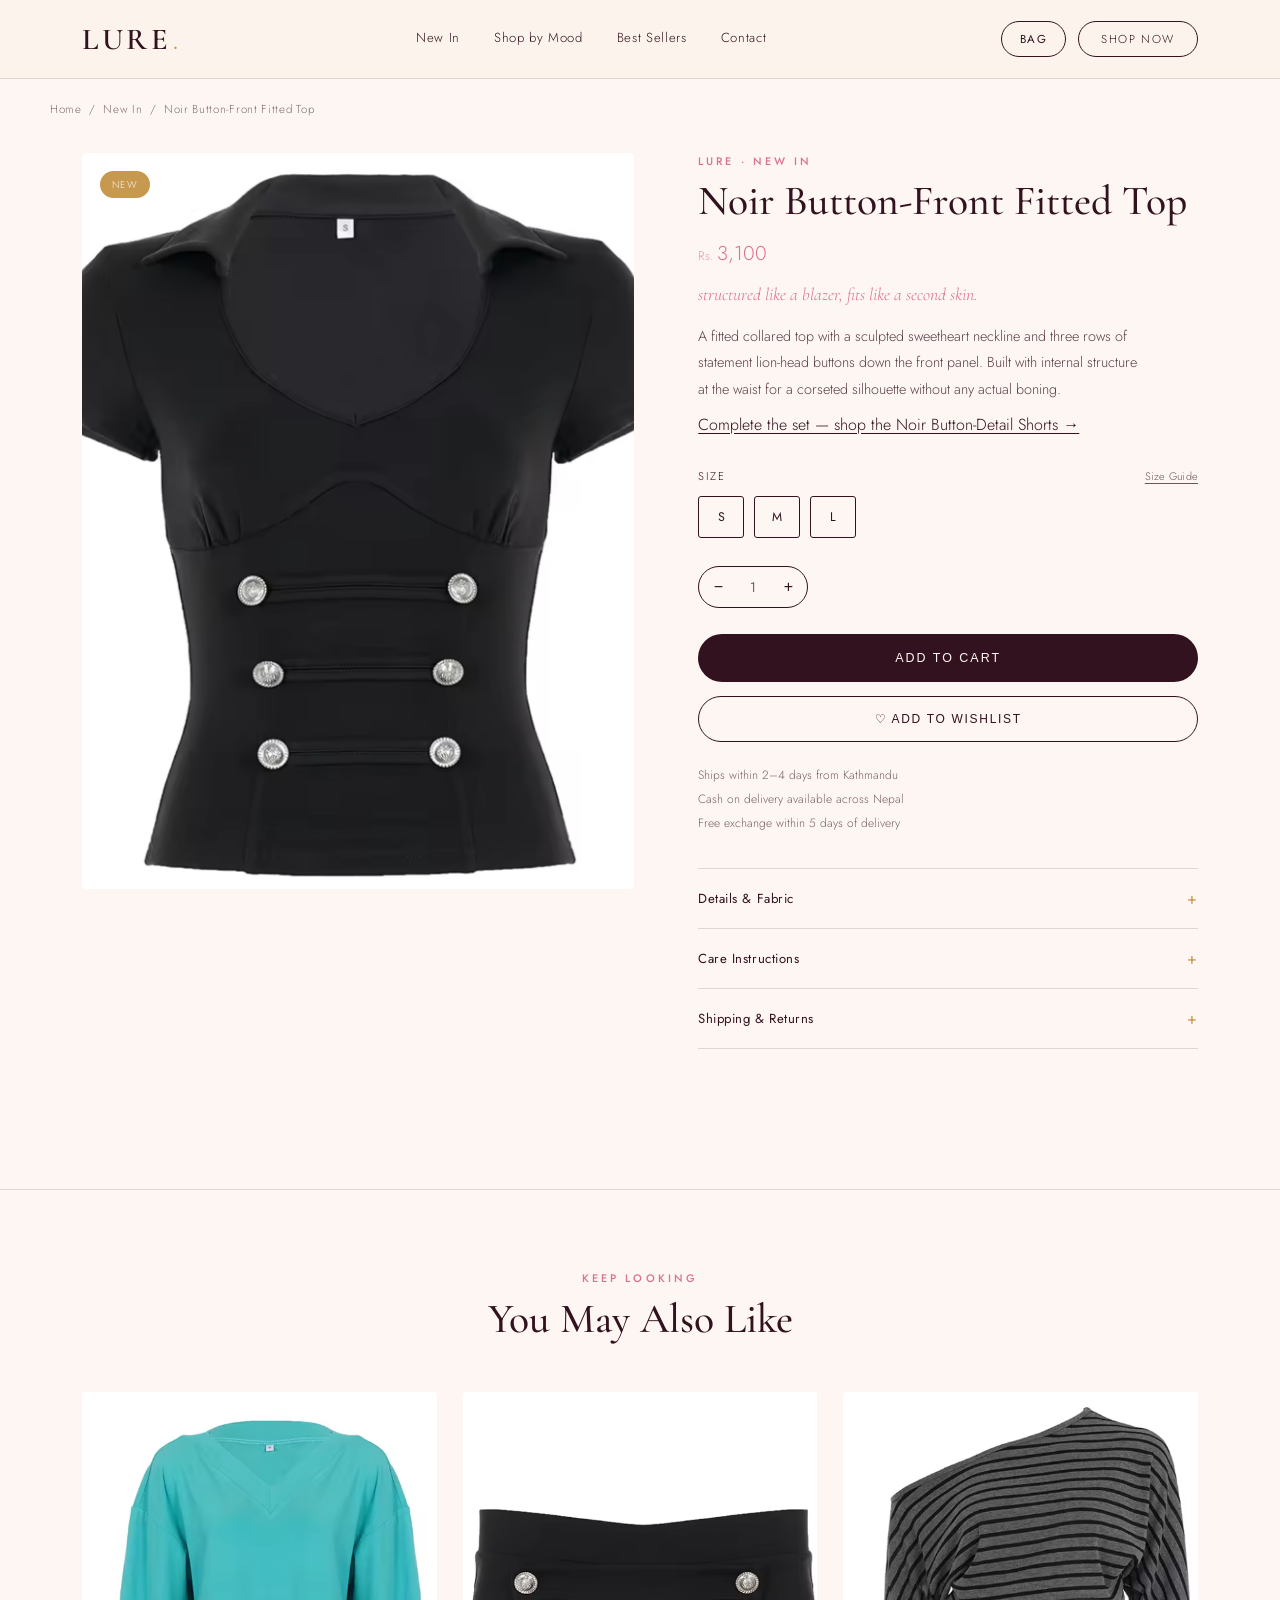
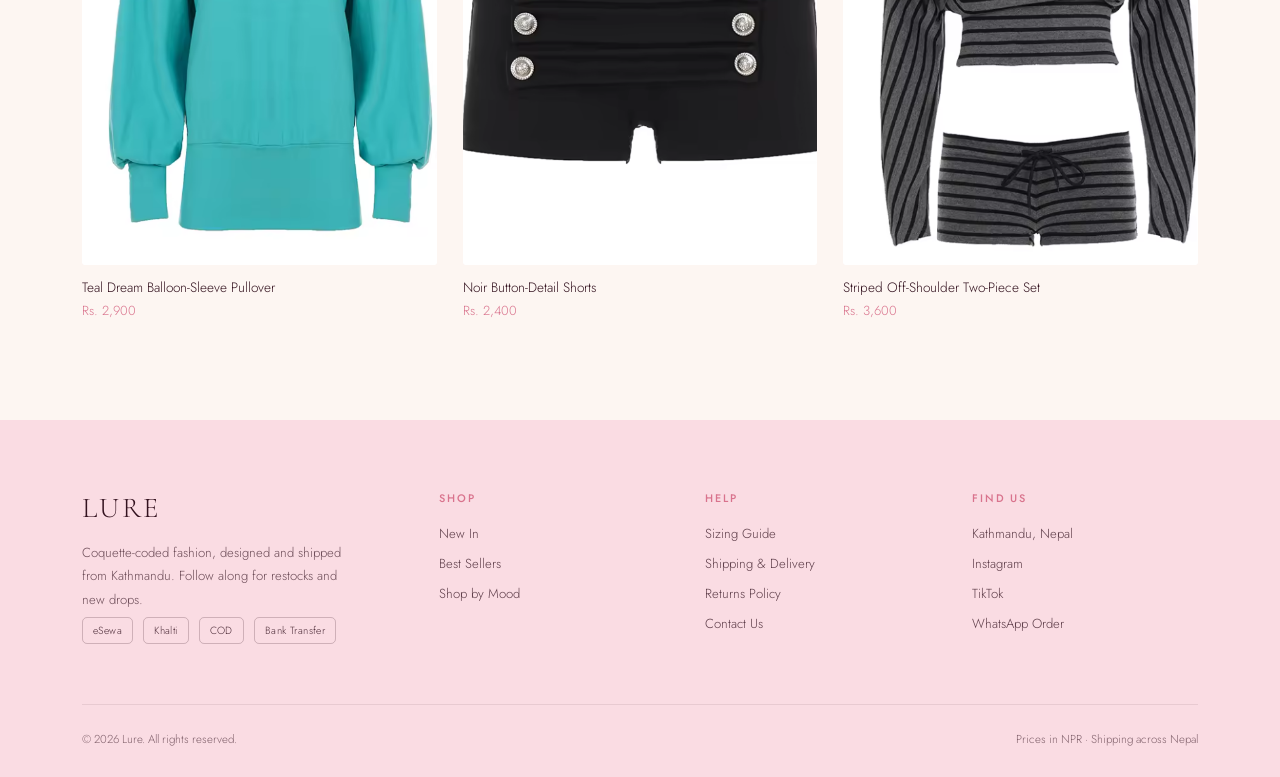
<file: noir-button-top.html>
<!DOCTYPE html>
<html lang="en">
<head>
<meta charset="UTF-8">
<meta name="viewport" content="width=device-width, initial-scale=1.0">
<title>Noir Button-Front Fitted Top — Lure</title>
<style>
@import url('https://fonts.googleapis.com/css2?family=Cormorant+Garamond:ital,wght@0,400;0,500;0,600;1,400;1,500&family=Petit+Formal+Script&family=Jost:wght@300;400;500;600&display=swap');

:root{
  --cream:#FDF6F2;
  --cream-2:#FBEAE7;
  --blush:#FADCE3;
  --pink-glow:#FCE7EC;
  --rose:#F0A9BA;
  --rose-deep:#D9738D;
  --plum:#33121F;
  --plum-2:#4A1B2E;
  --gold:#C6994F;
  --gold-light:#E7CE97;
  --line: rgba(51,18,31,0.14);
}
*{margin:0;padding:0;box-sizing:border-box;}
body{ background:var(--cream); color:var(--plum); font-family:'Jost',sans-serif; font-weight:300; }
h1,h2,h3{ font-family:'Cormorant Garamond', serif; font-weight:500; }
a{ color:inherit; text-decoration:none; }
.script{ font-family:'Petit Formal Script', cursive; font-weight:400; }
.eyebrow{ font-family:'Jost',sans-serif; text-transform:uppercase; letter-spacing:0.28em; font-size:0.68rem; color:var(--rose-deep); font-weight:500; }
.wrap{ max-width:1180px; margin:0 auto; padding:0 32px; }
@media(max-width:640px){ .wrap{padding:0 20px;} }

/* NAV */
header{ position:sticky; top:0; z-index:50; background:rgba(251,243,236,0.9); backdrop-filter:blur(10px); border-bottom:1px solid var(--line); }
nav.wrap{ display:flex; align-items:center; justify-content:space-between; height:78px; }
.logo{ font-family:'Cormorant Garamond', serif; font-size:1.9rem; font-weight:600; letter-spacing:0.12em; }
.logo .hook{ font-family:'Petit Formal Script', cursive; font-size:1.1rem; color:var(--gold); margin-left:2px; }
.navlinks{ display:flex; gap:34px; font-size:0.82rem; letter-spacing:0.05em; }
.navlinks a{ position:relative; padding-bottom:4px; }
.navlinks a::after{ content:''; position:absolute; left:0; bottom:0; width:0; height:1px; background:var(--gold); transition:width .35s ease; }
.navlinks a:hover::after{ width:100%; }
.cta-pill{ border:1px solid var(--plum); padding:9px 22px; border-radius:999px; font-size:0.72rem; letter-spacing:0.14em; text-transform:uppercase; transition:all .3s ease; white-space:nowrap; }
.cta-pill:hover{ background:var(--plum); color:var(--cream); }
@media(max-width:860px){ .navlinks{ display:none; } }

/* BREADCRUMB */
.crumb{ padding:22px 0 0; font-size:0.72rem; letter-spacing:0.06em; opacity:0.6; }
.crumb a:hover{ color:var(--rose-deep); }

/* PRODUCT */
.product{ padding:36px 0 100px; }
.product-grid{ display:grid; grid-template-columns:1.05fr 0.95fr; gap:64px; align-items:flex-start; }
@media(max-width:900px){ .product-grid{ grid-template-columns:1fr; gap:36px; } }

.gallery-main{
  position:relative; aspect-ratio:3/4; border-radius:3px; overflow:hidden;
  background:linear-gradient(150deg,var(--blush),var(--cream-2));
}
.gallery-main img{ width:100%; height:100%; object-fit:cover; object-position:top center; display:block; }
.gallery-main .badge{ position:absolute; top:18px; left:18px; background:var(--gold); color:var(--cream); font-size:0.62rem; letter-spacing:0.14em; text-transform:uppercase; padding:6px 12px; border-radius:999px; }

.details{ position:sticky; top:110px; }
.details .name{ font-size:clamp(2rem,3.6vw,2.6rem); margin-top:10px; line-height:1.1; }
.details .price{ margin-top:14px; font-size:1.25rem; color:var(--rose-deep); }
.details .price .npr{ font-size:0.78rem; opacity:0.7; margin-right:3px; }
.details .tagline{ font-family:'Cormorant Garamond',serif; font-style:italic; font-size:1.1rem; color:var(--rose-deep); margin-top:16px; }
.details .desc{ margin-top:18px; font-size:0.9rem; line-height:1.85; opacity:0.8; max-width:440px; }

.size-block{ margin-top:32px; }
.size-block .label{ font-size:0.7rem; letter-spacing:0.16em; text-transform:uppercase; margin-bottom:12px; display:flex; justify-content:space-between; }
.size-block .label a{ text-decoration:underline; text-underline-offset:3px; opacity:0.7; font-size:0.68rem; text-transform:none; letter-spacing:0.02em; }
.sizes{ display:flex; gap:10px; flex-wrap:wrap; }
.sizes button{
  width:46px; height:42px; border:1px solid var(--plum); background:transparent; color:var(--plum);
  font-family:'Jost'; font-size:0.78rem; cursor:pointer; border-radius:3px; transition:all .25s ease;
}
.sizes button:hover{ background:var(--blush); }
.sizes button.active{ background:var(--plum); color:var(--cream); }

.qty-row{ margin-top:28px; display:flex; align-items:center; gap:18px; }
.qty{ display:flex; align-items:center; border:1px solid var(--plum); border-radius:999px; overflow:hidden; }
.qty button{ width:38px; height:40px; background:none; border:none; font-size:1rem; cursor:pointer; color:var(--plum); }
.qty span{ width:32px; text-align:center; font-size:0.85rem; }

.add-bag{
  margin-top:26px; width:100%; background:var(--plum); color:var(--cream); border:none;
  padding:17px; border-radius:999px; font-size:0.78rem; letter-spacing:0.16em; text-transform:uppercase;
  cursor:pointer; transition:transform .3s ease, box-shadow .3s ease;
}
.add-bag:hover{ transform:translateY(-2px); box-shadow:0 10px 24px -8px rgba(51,18,31,0.4); }
.add-bag.added{ background:var(--rose-deep); }

.wish-btn{ margin-top:14px; width:100%; background:none; border:1px solid var(--plum); color:var(--plum); padding:15px; border-radius:999px; font-size:0.75rem; letter-spacing:0.14em; text-transform:uppercase; cursor:pointer; transition:all .3s ease; }
.wish-btn:hover{ background:var(--blush); }

.meta-row{ margin-top:24px; font-size:0.75rem; opacity:0.65; display:flex; flex-direction:column; gap:6px; }

.accordion{ margin-top:36px; border-top:1px solid var(--line); }
.acc-item{ border-bottom:1px solid var(--line); }
.acc-head{ width:100%; background:none; border:none; padding:18px 0; display:flex; justify-content:space-between; align-items:center; cursor:pointer; font-size:0.82rem; letter-spacing:0.04em; color:var(--plum); font-family:'Jost'; }
.acc-head .plus{ transition:transform .3s ease; font-size:1rem; color:var(--gold); }
.acc-item.open .acc-head .plus{ transform:rotate(45deg); }
.acc-body{ max-height:0; overflow:hidden; transition:max-height .35s ease; font-size:0.82rem; line-height:1.85; opacity:0.75; }
.acc-body ul{ padding:0 0 18px 18px; }
.acc-body p{ padding:0 0 18px; max-width:440px; }

/* MODAL */
.modal-overlay{
  position:fixed; inset:0; z-index:200; display:none;
  align-items:center; justify-content:center;
  background:rgba(51,18,31,0.45); backdrop-filter:blur(3px);
  padding:20px;
}
.modal-overlay.open{ display:flex; }
.modal-box{
  position:relative; width:100%; max-width:440px; background:var(--cream);
  border-radius:8px; padding:40px 36px 34px;
  box-shadow:0 30px 60px -20px rgba(51,18,31,0.35);
  animation:modalIn .35s ease;
}
@keyframes modalIn{ from{ opacity:0; transform:translateY(14px) scale(0.98);} to{ opacity:1; transform:translateY(0) scale(1);} }
.modal-close{
  position:absolute; top:14px; right:16px; background:none; border:none;
  font-size:1.4rem; line-height:1; color:var(--plum); opacity:0.5; cursor:pointer;
}
.modal-close:hover{ opacity:1; }
.modal-box h3{ font-size:1.7rem; margin-top:8px; }
.modal-summary{ margin-top:10px; font-size:0.85rem; color:var(--rose-deep); }
#checkoutForm{ margin-top:26px; display:flex; flex-direction:column; gap:16px; }
#checkoutForm label{ font-size:0.72rem; letter-spacing:0.08em; text-transform:uppercase; color:var(--plum); display:flex; flex-direction:column; gap:8px; }
#checkoutForm input{
  font-family:'Jost'; font-size:0.9rem; padding:12px 14px; border-radius:5px;
  border:1px solid var(--line); background:var(--cream-2); color:var(--plum); outline:none;
  text-transform:none; letter-spacing:0.01em;
}
#checkoutForm input:focus{ border-color:var(--rose-deep); background:var(--cream); }
.modal-submit{
  margin-top:6px; width:100%; background:var(--plum); color:var(--cream); border:none;
  padding:15px; border-radius:999px; font-size:0.78rem; letter-spacing:0.16em; text-transform:uppercase;
  cursor:pointer; transition:transform .3s ease, box-shadow .3s ease;
}
.modal-submit:hover{ transform:translateY(-2px); box-shadow:0 10px 24px -8px rgba(51,18,31,0.35); }
.modal-note{ margin-top:4px; font-size:0.72rem; opacity:0.6; text-align:center; line-height:1.6; }
.modal-step#stepDone{ text-align:center; }
.modal-check{
  width:56px; height:56px; border-radius:50%; background:var(--blush); color:var(--rose-deep);
  display:flex; align-items:center; justify-content:center; font-size:1.6rem; margin:0 auto 18px;
}
.modal-step#stepDone p{ margin-top:14px; font-size:0.88rem; line-height:1.8; opacity:0.8; }
.modal-step#stepDone .modal-submit{ margin-top:24px; }

/* RELATED */
.related{ padding:80px 0 100px; border-top:1px solid var(--line); margin-top:40px; }
.related .section-head{ text-align:center; margin-bottom:48px; }
.related .section-head h2{ font-size:clamp(1.9rem,4vw,2.6rem); margin-top:8px; }
.rel-grid{ display:grid; grid-template-columns:repeat(3,1fr); gap:26px; }
@media(max-width:860px){ .rel-grid{ grid-template-columns:repeat(2,1fr);} }
.rel-card-img{ aspect-ratio:3/4; border-radius:2px; overflow:hidden; background:linear-gradient(150deg,var(--blush),var(--cream-2)); }
.rel-card-img img{ width:100%; height:100%; object-fit:cover; object-position:top center; transition:transform .5s ease; }
.rel-card:hover .rel-card-img img{ transform:scale(1.05); }
.rel-card .name{ margin-top:12px; font-size:0.85rem; }
.rel-card .price{ margin-top:4px; font-size:0.82rem; color:var(--rose-deep); }

/* FOOTER */
footer{ background:var(--blush); color:var(--plum); padding:70px 0 30px; margin-top:0; }
.foot-grid{ display:grid; grid-template-columns:1.4fr repeat(3,1fr); gap:40px; }
@media(max-width:800px){ .foot-grid{ grid-template-columns:1fr 1fr; } }
.foot-logo{ font-family:'Cormorant Garamond',serif; font-size:1.8rem; letter-spacing:0.08em; }
.foot-grid p{ margin-top:16px; font-size:0.82rem; opacity:0.7; line-height:1.8; max-width:260px; }
.foot-col h4{ font-size:0.68rem; letter-spacing:0.18em; text-transform:uppercase; color:var(--rose-deep); margin-bottom:18px; font-weight:500; }
.foot-col a, .foot-col div{ display:block; font-size:0.82rem; opacity:0.78; margin-bottom:11px; }
.foot-col a:hover{ opacity:1; color:var(--rose-deep); }
.pay-row{ display:flex; gap:10px; margin-top:6px; flex-wrap:wrap; }
.pay-row span{ border:1px solid rgba(51,18,31,0.25); border-radius:5px; padding:5px 10px; font-size:0.65rem; letter-spacing:0.04em; opacity:0.85; }
.foot-bottom{ margin-top:60px; padding-top:26px; border-top:1px solid rgba(51,18,31,0.15); display:flex; justify-content:space-between; flex-wrap:wrap; gap:12px; font-size:0.72rem; opacity:0.6; }

::selection{ background:var(--gold-light); color:var(--plum); }

</style>
<link rel="stylesheet" href="../cart.css">
</head>
<body>

<header>
  <nav class="wrap">
    <a href="../lure.html" class="logo">LURE<span class="hook">.</span></a>
    <div class="navlinks">
      <a href="../lure.html#new">New In</a>
      <a href="../lure.html#mood">Shop by Mood</a>
      <a href="../lure.html#best">Best Sellers</a>
      <a href="../lure.html#contact">Contact</a>
</div>
    <a href="../lure.html#new" class="cta-pill">Shop Now</a>
  </nav>
</header>

<div class="crumb wrap">
  <a href="../lure.html">Home</a> &nbsp;/&nbsp; <a href="../lure.html#new">New In</a> &nbsp;/&nbsp; Noir Button-Front Fitted Top
</div>

<section class="product">
  <div class="wrap product-grid">
    <div class="gallery-main">
      <span class="badge">New</span>
      <img src="../images/noir-button-top.png" alt="Noir Button-Front Fitted Top">
    </div>

    <div class="details">
      <div class="eyebrow">Lure &middot; New In</div>
      <h1 class="name">Noir Button-Front Fitted Top</h1>
      <div class="price"><span class="npr">Rs.</span>3,100</div>
      <p class="tagline">structured like a blazer, fits like a second skin.</p>
      <p class="desc">A fitted collared top with a sculpted sweetheart neckline and three rows of statement lion-head buttons down the front panel. Built with internal structure at the waist for a corseted silhouette without any actual boning.</p>
      <p style="margin-top:10px;"><a href="noir-button-shorts.html" style="text-decoration:underline;text-underline-offset:3px;">Complete the set &mdash; shop the Noir Button-Detail Shorts &rarr;</a></p>

      <div class="size-block">
        <div class="label"><span>Size</span><a href="#">Size Guide</a></div>
        <div class="sizes">
          <button type="button">S</button>
          <button type="button">M</button>
          <button type="button">L</button>
        </div>
      </div>

      <div class="qty-row">
        <div class="qty">
          <button type="button" data-dir="down">&minus;</button>
          <span>1</span>
          <button type="button" data-dir="up">+</button>
        </div>
      </div>

      <button class="add-bag" type="button" data-product="Noir Button-Front Fitted Top" data-price="3,100">Add to Cart</button>
      <button class="wish-btn" type="button">♡ Add to Wishlist</button>

      <div class="meta-row">
        <span>Ships within 2&ndash;4 days from Kathmandu</span>
        <span>Cash on delivery available across Nepal</span>
        <span>Free exchange within 5 days of delivery</span>
      </div>

      <div class="accordion">
        <div class="acc-item">
          <button class="acc-head">Details &amp; Fabric <span class="plus">+</span></button>
          <div class="acc-body"><ul>
            <li>Stretch scuba fabric with structured front panel</li>
            <li>Collared neckline, cap sleeve, sweetheart cut-out bodice</li>
            <li>Silver-tone lion-head button detailing (non-functional, decorative)</li>
            <li>Pairs with the Noir Button-Detail Shorts for a matching set</li>
          </ul></div>
        </div>
        <div class="acc-item">
          <button class="acc-head">Care Instructions <span class="plus">+</span></button>
          <div class="acc-body"><p>Hand wash cold or dry clean. Do not wring. Hang dry. Avoid ironing directly over buttons.</p></div>
        </div>
        <div class="acc-item">
          <button class="acc-head">Shipping &amp; Returns <span class="plus">+</span></button>
          <div class="acc-body"><p>Dispatched within 2&ndash;4 days from Kathmandu. Delivery across the Valley in 1&ndash;2 days, and 3&ndash;6 days for the rest of Nepal. Free exchanges within 5 days of delivery on unworn pieces with tags attached.</p></div>
        </div>
      </div>
    </div>
  </div>
</section>

<section class="related">
  <div class="wrap">
    <div class="section-head">
      <div class="eyebrow">Keep Looking</div>
      <h2>You May Also Like</h2>
    </div>
    <div class="rel-grid">
      <a class="rel-card" href="teal-pullover.html">
        <div class="rel-card-img"><img src="../images/teal-pullover.png" alt="Teal Dream Balloon-Sleeve Pullover"></div>
        <div class="name">Teal Dream Balloon-Sleeve Pullover</div>
        <div class="price"><span class="npr">Rs.</span> 2,900</div>
      </a>

      <a class="rel-card" href="noir-button-shorts.html">
        <div class="rel-card-img"><img src="../images/noir-button-shorts.png" alt="Noir Button-Detail Shorts"></div>
        <div class="name">Noir Button-Detail Shorts</div>
        <div class="price"><span class="npr">Rs.</span> 2,400</div>
      </a>

      <a class="rel-card" href="striped-set.html">
        <div class="rel-card-img"><img src="../images/striped-set.png" alt="Striped Off-Shoulder Two-Piece Set"></div>
        <div class="name">Striped Off-Shoulder Two-Piece Set</div>
        <div class="price"><span class="npr">Rs.</span> 3,600</div>
      </a>
    </div>
  </div>
</section>


<footer>
  <div class="wrap">
    <div class="foot-grid">
      <div>
        <div class="foot-logo">LURE</div>
        <p>Coquette-coded fashion, designed and shipped from Kathmandu. Follow along for restocks and new drops.</p>
        <div class="pay-row">
          <span>eSewa</span><span>Khalti</span><span>COD</span><span>Bank Transfer</span>
        </div>
      </div>
      <div class="foot-col">
        <h4>Shop</h4>
        <a href="../lure.html#new">New In</a>
        <a href="../lure.html#best">Best Sellers</a>
        <a href="../lure.html#mood">Shop by Mood</a>
      </div>
      <div class="foot-col">
        <h4>Help</h4>
        <a href="#">Sizing Guide</a>
        <a href="#">Shipping &amp; Delivery</a>
        <a href="#">Returns Policy</a>
        <a href="../lure.html#contact">Contact Us</a>
      </div>
      <div class="foot-col">
        <h4>Find Us</h4>
        <div>Kathmandu, Nepal</div>
        <a href="#">Instagram</a>
        <a href="#">TikTok</a>
        <a href="#">WhatsApp Order</a>
      </div>
    </div>
    <div class="foot-bottom">
      <span>&copy; 2026 Lure. All rights reserved.</span>
      <span>Prices in NPR &middot; Shipping across Nepal</span>
    </div>
  </div>
</footer>


<script>
document.querySelectorAll('.sizes').forEach(function(group){
  group.querySelectorAll('button').forEach(function(btn){
    btn.addEventListener('click', function(){
      group.querySelectorAll('button').forEach(function(b){ b.classList.remove('active'); });
      btn.classList.add('active');
    });
  });
});

var qtyEl = document.querySelector('.qty span');
if(qtyEl){
  var qty = 1;
  document.querySelectorAll('.qty button').forEach(function(btn){
    btn.addEventListener('click', function(){
      var dir = btn.dataset.dir === 'up' ? 1 : -1;
      qty = Math.max(1, qty + dir);
      qtyEl.textContent = qty;
    });
  });
}

document.querySelectorAll('.acc-head').forEach(function(head){
  head.addEventListener('click', function(){
    var item = head.parentElement;
    var body = item.querySelector('.acc-body');
    var isOpen = item.classList.contains('open');
    document.querySelectorAll('.acc-item').forEach(function(i){
      i.classList.remove('open');
      i.querySelector('.acc-body').style.maxHeight = null;
    });
    if(!isOpen){
      item.classList.add('open');
      body.style.maxHeight = body.scrollHeight + 'px';
    }
  });
});


</script>
<script src="../cart.js"></script>
</body>
</html>
</file>
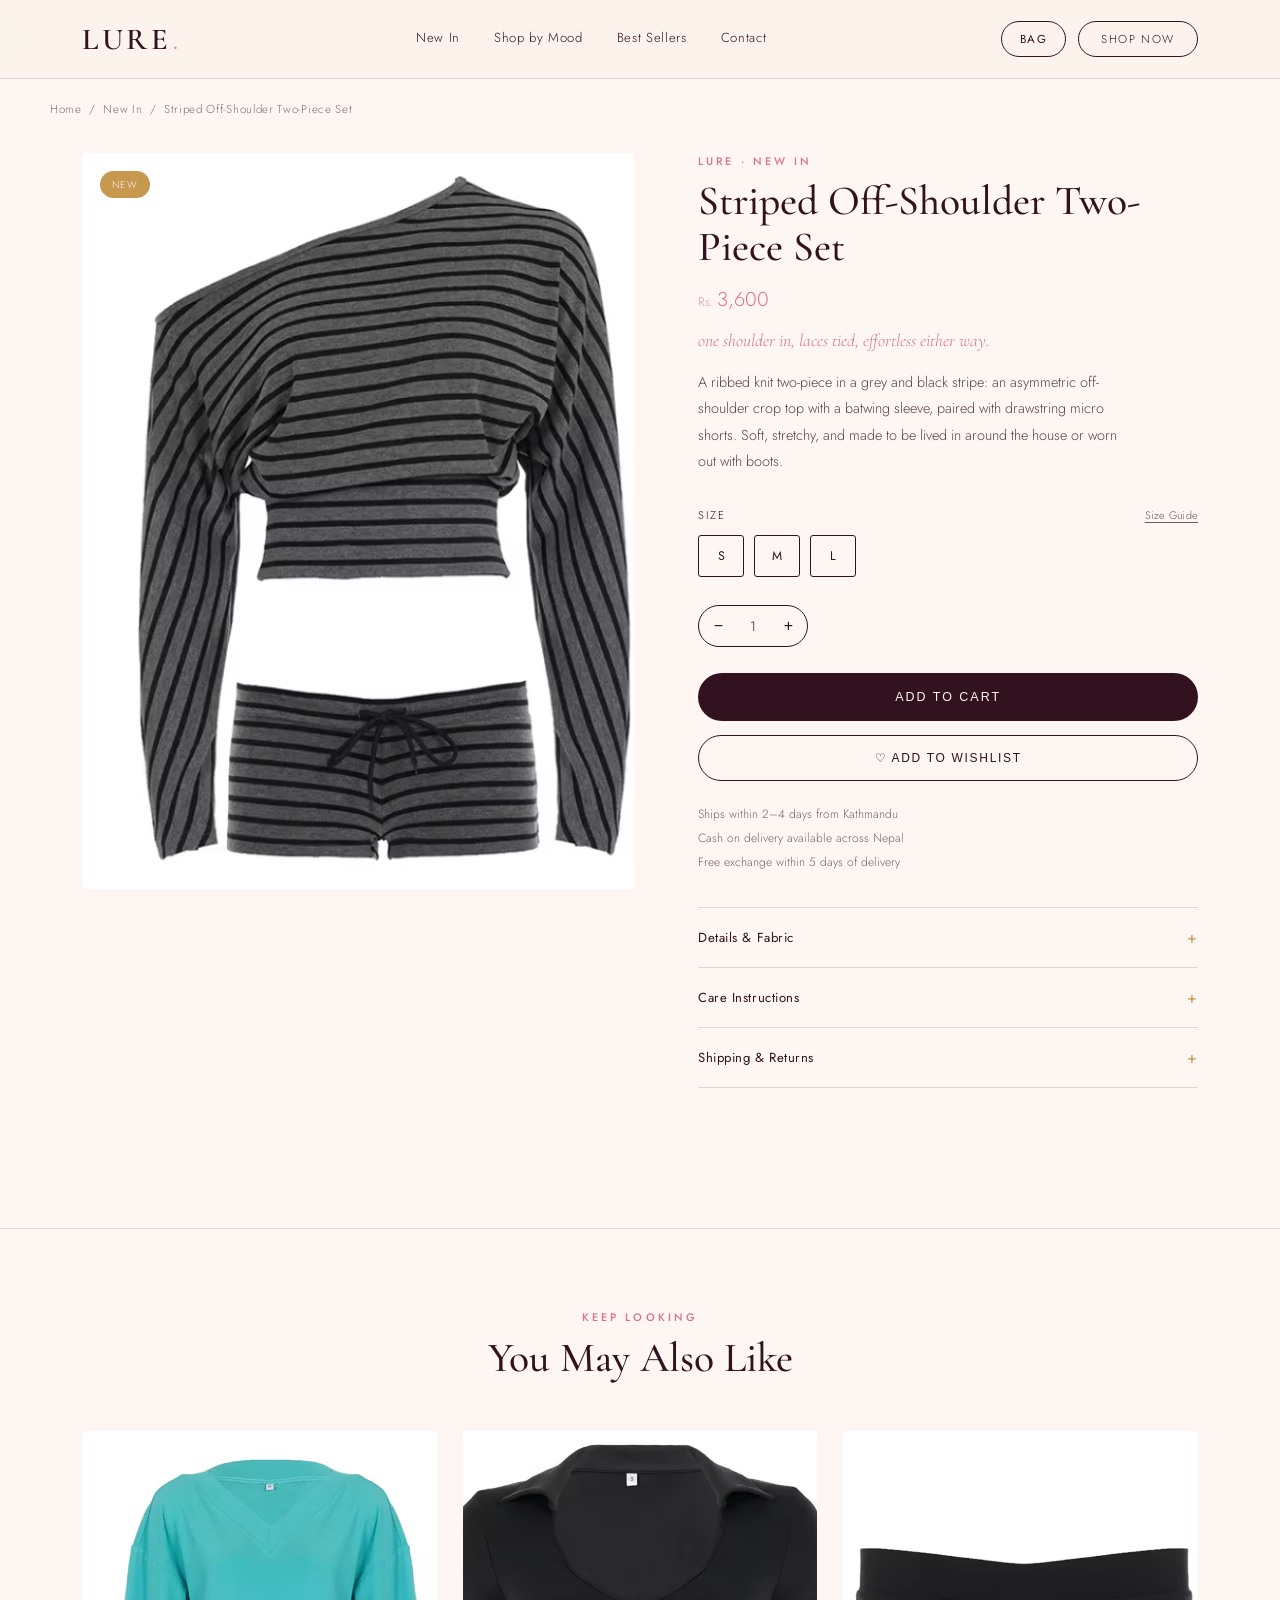
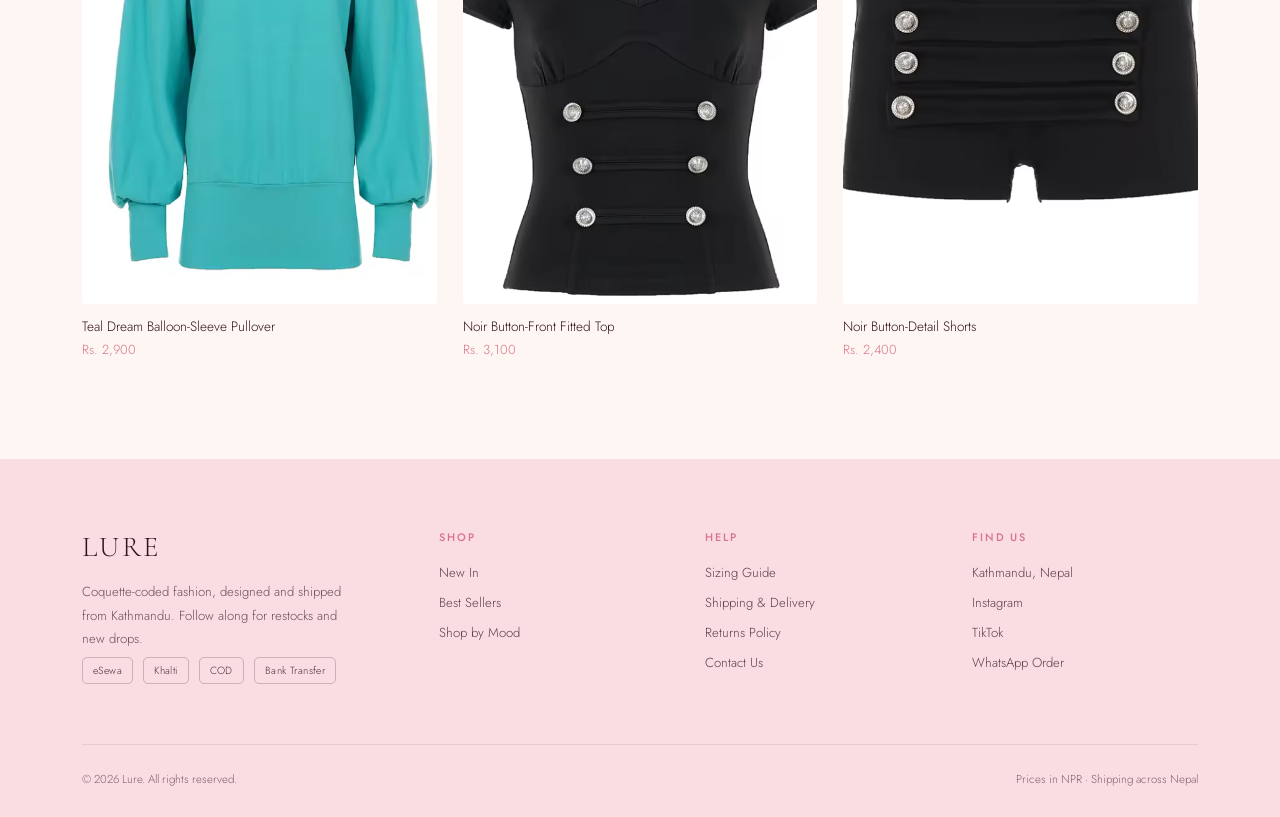
<file: striped-set.html>
<!DOCTYPE html>
<html lang="en">
<head>
<meta charset="UTF-8">
<meta name="viewport" content="width=device-width, initial-scale=1.0">
<title>Striped Off-Shoulder Two-Piece Set — Lure</title>
<style>
@import url('https://fonts.googleapis.com/css2?family=Cormorant+Garamond:ital,wght@0,400;0,500;0,600;1,400;1,500&family=Petit+Formal+Script&family=Jost:wght@300;400;500;600&display=swap');

:root{
  --cream:#FDF6F2;
  --cream-2:#FBEAE7;
  --blush:#FADCE3;
  --pink-glow:#FCE7EC;
  --rose:#F0A9BA;
  --rose-deep:#D9738D;
  --plum:#33121F;
  --plum-2:#4A1B2E;
  --gold:#C6994F;
  --gold-light:#E7CE97;
  --line: rgba(51,18,31,0.14);
}
*{margin:0;padding:0;box-sizing:border-box;}
body{ background:var(--cream); color:var(--plum); font-family:'Jost',sans-serif; font-weight:300; }
h1,h2,h3{ font-family:'Cormorant Garamond', serif; font-weight:500; }
a{ color:inherit; text-decoration:none; }
.script{ font-family:'Petit Formal Script', cursive; font-weight:400; }
.eyebrow{ font-family:'Jost',sans-serif; text-transform:uppercase; letter-spacing:0.28em; font-size:0.68rem; color:var(--rose-deep); font-weight:500; }
.wrap{ max-width:1180px; margin:0 auto; padding:0 32px; }
@media(max-width:640px){ .wrap{padding:0 20px;} }

/* NAV */
header{ position:sticky; top:0; z-index:50; background:rgba(251,243,236,0.9); backdrop-filter:blur(10px); border-bottom:1px solid var(--line); }
nav.wrap{ display:flex; align-items:center; justify-content:space-between; height:78px; }
.logo{ font-family:'Cormorant Garamond', serif; font-size:1.9rem; font-weight:600; letter-spacing:0.12em; }
.logo .hook{ font-family:'Petit Formal Script', cursive; font-size:1.1rem; color:var(--gold); margin-left:2px; }
.navlinks{ display:flex; gap:34px; font-size:0.82rem; letter-spacing:0.05em; }
.navlinks a{ position:relative; padding-bottom:4px; }
.navlinks a::after{ content:''; position:absolute; left:0; bottom:0; width:0; height:1px; background:var(--gold); transition:width .35s ease; }
.navlinks a:hover::after{ width:100%; }
.cta-pill{ border:1px solid var(--plum); padding:9px 22px; border-radius:999px; font-size:0.72rem; letter-spacing:0.14em; text-transform:uppercase; transition:all .3s ease; white-space:nowrap; }
.cta-pill:hover{ background:var(--plum); color:var(--cream); }
@media(max-width:860px){ .navlinks{ display:none; } }

/* BREADCRUMB */
.crumb{ padding:22px 0 0; font-size:0.72rem; letter-spacing:0.06em; opacity:0.6; }
.crumb a:hover{ color:var(--rose-deep); }

/* PRODUCT */
.product{ padding:36px 0 100px; }
.product-grid{ display:grid; grid-template-columns:1.05fr 0.95fr; gap:64px; align-items:flex-start; }
@media(max-width:900px){ .product-grid{ grid-template-columns:1fr; gap:36px; } }

.gallery-main{
  position:relative; aspect-ratio:3/4; border-radius:3px; overflow:hidden;
  background:linear-gradient(150deg,var(--blush),var(--cream-2));
}
.gallery-main img{ width:100%; height:100%; object-fit:cover; object-position:top center; display:block; }
.gallery-main .badge{ position:absolute; top:18px; left:18px; background:var(--gold); color:var(--cream); font-size:0.62rem; letter-spacing:0.14em; text-transform:uppercase; padding:6px 12px; border-radius:999px; }

.details{ position:sticky; top:110px; }
.details .name{ font-size:clamp(2rem,3.6vw,2.6rem); margin-top:10px; line-height:1.1; }
.details .price{ margin-top:14px; font-size:1.25rem; color:var(--rose-deep); }
.details .price .npr{ font-size:0.78rem; opacity:0.7; margin-right:3px; }
.details .tagline{ font-family:'Cormorant Garamond',serif; font-style:italic; font-size:1.1rem; color:var(--rose-deep); margin-top:16px; }
.details .desc{ margin-top:18px; font-size:0.9rem; line-height:1.85; opacity:0.8; max-width:440px; }

.size-block{ margin-top:32px; }
.size-block .label{ font-size:0.7rem; letter-spacing:0.16em; text-transform:uppercase; margin-bottom:12px; display:flex; justify-content:space-between; }
.size-block .label a{ text-decoration:underline; text-underline-offset:3px; opacity:0.7; font-size:0.68rem; text-transform:none; letter-spacing:0.02em; }
.sizes{ display:flex; gap:10px; flex-wrap:wrap; }
.sizes button{
  width:46px; height:42px; border:1px solid var(--plum); background:transparent; color:var(--plum);
  font-family:'Jost'; font-size:0.78rem; cursor:pointer; border-radius:3px; transition:all .25s ease;
}
.sizes button:hover{ background:var(--blush); }
.sizes button.active{ background:var(--plum); color:var(--cream); }

.qty-row{ margin-top:28px; display:flex; align-items:center; gap:18px; }
.qty{ display:flex; align-items:center; border:1px solid var(--plum); border-radius:999px; overflow:hidden; }
.qty button{ width:38px; height:40px; background:none; border:none; font-size:1rem; cursor:pointer; color:var(--plum); }
.qty span{ width:32px; text-align:center; font-size:0.85rem; }

.add-bag{
  margin-top:26px; width:100%; background:var(--plum); color:var(--cream); border:none;
  padding:17px; border-radius:999px; font-size:0.78rem; letter-spacing:0.16em; text-transform:uppercase;
  cursor:pointer; transition:transform .3s ease, box-shadow .3s ease;
}
.add-bag:hover{ transform:translateY(-2px); box-shadow:0 10px 24px -8px rgba(51,18,31,0.4); }
.add-bag.added{ background:var(--rose-deep); }

.wish-btn{ margin-top:14px; width:100%; background:none; border:1px solid var(--plum); color:var(--plum); padding:15px; border-radius:999px; font-size:0.75rem; letter-spacing:0.14em; text-transform:uppercase; cursor:pointer; transition:all .3s ease; }
.wish-btn:hover{ background:var(--blush); }

.meta-row{ margin-top:24px; font-size:0.75rem; opacity:0.65; display:flex; flex-direction:column; gap:6px; }

.accordion{ margin-top:36px; border-top:1px solid var(--line); }
.acc-item{ border-bottom:1px solid var(--line); }
.acc-head{ width:100%; background:none; border:none; padding:18px 0; display:flex; justify-content:space-between; align-items:center; cursor:pointer; font-size:0.82rem; letter-spacing:0.04em; color:var(--plum); font-family:'Jost'; }
.acc-head .plus{ transition:transform .3s ease; font-size:1rem; color:var(--gold); }
.acc-item.open .acc-head .plus{ transform:rotate(45deg); }
.acc-body{ max-height:0; overflow:hidden; transition:max-height .35s ease; font-size:0.82rem; line-height:1.85; opacity:0.75; }
.acc-body ul{ padding:0 0 18px 18px; }
.acc-body p{ padding:0 0 18px; max-width:440px; }

/* MODAL */
.modal-overlay{
  position:fixed; inset:0; z-index:200; display:none;
  align-items:center; justify-content:center;
  background:rgba(51,18,31,0.45); backdrop-filter:blur(3px);
  padding:20px;
}
.modal-overlay.open{ display:flex; }
.modal-box{
  position:relative; width:100%; max-width:440px; background:var(--cream);
  border-radius:8px; padding:40px 36px 34px;
  box-shadow:0 30px 60px -20px rgba(51,18,31,0.35);
  animation:modalIn .35s ease;
}
@keyframes modalIn{ from{ opacity:0; transform:translateY(14px) scale(0.98);} to{ opacity:1; transform:translateY(0) scale(1);} }
.modal-close{
  position:absolute; top:14px; right:16px; background:none; border:none;
  font-size:1.4rem; line-height:1; color:var(--plum); opacity:0.5; cursor:pointer;
}
.modal-close:hover{ opacity:1; }
.modal-box h3{ font-size:1.7rem; margin-top:8px; }
.modal-summary{ margin-top:10px; font-size:0.85rem; color:var(--rose-deep); }
#checkoutForm{ margin-top:26px; display:flex; flex-direction:column; gap:16px; }
#checkoutForm label{ font-size:0.72rem; letter-spacing:0.08em; text-transform:uppercase; color:var(--plum); display:flex; flex-direction:column; gap:8px; }
#checkoutForm input{
  font-family:'Jost'; font-size:0.9rem; padding:12px 14px; border-radius:5px;
  border:1px solid var(--line); background:var(--cream-2); color:var(--plum); outline:none;
  text-transform:none; letter-spacing:0.01em;
}
#checkoutForm input:focus{ border-color:var(--rose-deep); background:var(--cream); }
.modal-submit{
  margin-top:6px; width:100%; background:var(--plum); color:var(--cream); border:none;
  padding:15px; border-radius:999px; font-size:0.78rem; letter-spacing:0.16em; text-transform:uppercase;
  cursor:pointer; transition:transform .3s ease, box-shadow .3s ease;
}
.modal-submit:hover{ transform:translateY(-2px); box-shadow:0 10px 24px -8px rgba(51,18,31,0.35); }
.modal-note{ margin-top:4px; font-size:0.72rem; opacity:0.6; text-align:center; line-height:1.6; }
.modal-step#stepDone{ text-align:center; }
.modal-check{
  width:56px; height:56px; border-radius:50%; background:var(--blush); color:var(--rose-deep);
  display:flex; align-items:center; justify-content:center; font-size:1.6rem; margin:0 auto 18px;
}
.modal-step#stepDone p{ margin-top:14px; font-size:0.88rem; line-height:1.8; opacity:0.8; }
.modal-step#stepDone .modal-submit{ margin-top:24px; }

/* RELATED */
.related{ padding:80px 0 100px; border-top:1px solid var(--line); margin-top:40px; }
.related .section-head{ text-align:center; margin-bottom:48px; }
.related .section-head h2{ font-size:clamp(1.9rem,4vw,2.6rem); margin-top:8px; }
.rel-grid{ display:grid; grid-template-columns:repeat(3,1fr); gap:26px; }
@media(max-width:860px){ .rel-grid{ grid-template-columns:repeat(2,1fr);} }
.rel-card-img{ aspect-ratio:3/4; border-radius:2px; overflow:hidden; background:linear-gradient(150deg,var(--blush),var(--cream-2)); }
.rel-card-img img{ width:100%; height:100%; object-fit:cover; object-position:top center; transition:transform .5s ease; }
.rel-card:hover .rel-card-img img{ transform:scale(1.05); }
.rel-card .name{ margin-top:12px; font-size:0.85rem; }
.rel-card .price{ margin-top:4px; font-size:0.82rem; color:var(--rose-deep); }

/* FOOTER */
footer{ background:var(--blush); color:var(--plum); padding:70px 0 30px; margin-top:0; }
.foot-grid{ display:grid; grid-template-columns:1.4fr repeat(3,1fr); gap:40px; }
@media(max-width:800px){ .foot-grid{ grid-template-columns:1fr 1fr; } }
.foot-logo{ font-family:'Cormorant Garamond',serif; font-size:1.8rem; letter-spacing:0.08em; }
.foot-grid p{ margin-top:16px; font-size:0.82rem; opacity:0.7; line-height:1.8; max-width:260px; }
.foot-col h4{ font-size:0.68rem; letter-spacing:0.18em; text-transform:uppercase; color:var(--rose-deep); margin-bottom:18px; font-weight:500; }
.foot-col a, .foot-col div{ display:block; font-size:0.82rem; opacity:0.78; margin-bottom:11px; }
.foot-col a:hover{ opacity:1; color:var(--rose-deep); }
.pay-row{ display:flex; gap:10px; margin-top:6px; flex-wrap:wrap; }
.pay-row span{ border:1px solid rgba(51,18,31,0.25); border-radius:5px; padding:5px 10px; font-size:0.65rem; letter-spacing:0.04em; opacity:0.85; }
.foot-bottom{ margin-top:60px; padding-top:26px; border-top:1px solid rgba(51,18,31,0.15); display:flex; justify-content:space-between; flex-wrap:wrap; gap:12px; font-size:0.72rem; opacity:0.6; }

::selection{ background:var(--gold-light); color:var(--plum); }

</style>
<link rel="stylesheet" href="../cart.css">
</head>
<body>

<header>
  <nav class="wrap">
    <a href="../lure.html" class="logo">LURE<span class="hook">.</span></a>
    <div class="navlinks">
      <a href="../lure.html#new">New In</a>
      <a href="../lure.html#mood">Shop by Mood</a>
      <a href="../lure.html#best">Best Sellers</a>
      <a href="../lure.html#contact">Contact</a>
</div>
    <a href="../lure.html#new" class="cta-pill">Shop Now</a>
  </nav>
</header>

<div class="crumb wrap">
  <a href="../lure.html">Home</a> &nbsp;/&nbsp; <a href="../lure.html#new">New In</a> &nbsp;/&nbsp; Striped Off-Shoulder Two-Piece Set
</div>

<section class="product">
  <div class="wrap product-grid">
    <div class="gallery-main">
      <span class="badge">New</span>
      <img src="../images/striped-set.png" alt="Striped Off-Shoulder Two-Piece Set">
    </div>

    <div class="details">
      <div class="eyebrow">Lure &middot; New In</div>
      <h1 class="name">Striped Off-Shoulder Two-Piece Set</h1>
      <div class="price"><span class="npr">Rs.</span>3,600</div>
      <p class="tagline">one shoulder in, laces tied, effortless either way.</p>
      <p class="desc">A ribbed knit two-piece in a grey and black stripe: an asymmetric off-shoulder crop top with a batwing sleeve, paired with drawstring micro shorts. Soft, stretchy, and made to be lived in around the house or worn out with boots.</p>
      

      <div class="size-block">
        <div class="label"><span>Size</span><a href="#">Size Guide</a></div>
        <div class="sizes">
          <button type="button">S</button>
          <button type="button">M</button>
          <button type="button">L</button>
        </div>
      </div>

      <div class="qty-row">
        <div class="qty">
          <button type="button" data-dir="down">&minus;</button>
          <span>1</span>
          <button type="button" data-dir="up">+</button>
        </div>
      </div>

      <button class="add-bag" type="button" data-product="Striped Off-Shoulder Two-Piece Set" data-price="3,600">Add to Cart</button>
      <button class="wish-btn" type="button">♡ Add to Wishlist</button>

      <div class="meta-row">
        <span>Ships within 2&ndash;4 days from Kathmandu</span>
        <span>Cash on delivery available across Nepal</span>
        <span>Free exchange within 5 days of delivery</span>
      </div>

      <div class="accordion">
        <div class="acc-item">
          <button class="acc-head">Details &amp; Fabric <span class="plus">+</span></button>
          <div class="acc-body"><ul>
            <li>Ribbed knit, grey and black stripe</li>
            <li>Off-shoulder asymmetric neckline, dolman sleeve, cropped length</li>
            <li>Matching drawstring shorts with front tie</li>
            <li>Relaxed, stretch fit &mdash; runs true to size</li>
          </ul></div>
        </div>
        <div class="acc-item">
          <button class="acc-head">Care Instructions <span class="plus">+</span></button>
          <div class="acc-body"><p>Cold hand wash separately. Do not bleach. Dry flat. Do not iron directly over ribbing.</p></div>
        </div>
        <div class="acc-item">
          <button class="acc-head">Shipping &amp; Returns <span class="plus">+</span></button>
          <div class="acc-body"><p>Dispatched within 2&ndash;4 days from Kathmandu. Delivery across the Valley in 1&ndash;2 days, and 3&ndash;6 days for the rest of Nepal. Free exchanges within 5 days of delivery on unworn pieces with tags attached.</p></div>
        </div>
      </div>
    </div>
  </div>
</section>

<section class="related">
  <div class="wrap">
    <div class="section-head">
      <div class="eyebrow">Keep Looking</div>
      <h2>You May Also Like</h2>
    </div>
    <div class="rel-grid">
      <a class="rel-card" href="teal-pullover.html">
        <div class="rel-card-img"><img src="../images/teal-pullover.png" alt="Teal Dream Balloon-Sleeve Pullover"></div>
        <div class="name">Teal Dream Balloon-Sleeve Pullover</div>
        <div class="price"><span class="npr">Rs.</span> 2,900</div>
      </a>

      <a class="rel-card" href="noir-button-top.html">
        <div class="rel-card-img"><img src="../images/noir-button-top.png" alt="Noir Button-Front Fitted Top"></div>
        <div class="name">Noir Button-Front Fitted Top</div>
        <div class="price"><span class="npr">Rs.</span> 3,100</div>
      </a>

      <a class="rel-card" href="noir-button-shorts.html">
        <div class="rel-card-img"><img src="../images/noir-button-shorts.png" alt="Noir Button-Detail Shorts"></div>
        <div class="name">Noir Button-Detail Shorts</div>
        <div class="price"><span class="npr">Rs.</span> 2,400</div>
      </a>
    </div>
  </div>
</section>


<footer>
  <div class="wrap">
    <div class="foot-grid">
      <div>
        <div class="foot-logo">LURE</div>
        <p>Coquette-coded fashion, designed and shipped from Kathmandu. Follow along for restocks and new drops.</p>
        <div class="pay-row">
          <span>eSewa</span><span>Khalti</span><span>COD</span><span>Bank Transfer</span>
        </div>
      </div>
      <div class="foot-col">
        <h4>Shop</h4>
        <a href="../lure.html#new">New In</a>
        <a href="../lure.html#best">Best Sellers</a>
        <a href="../lure.html#mood">Shop by Mood</a>
      </div>
      <div class="foot-col">
        <h4>Help</h4>
        <a href="#">Sizing Guide</a>
        <a href="#">Shipping &amp; Delivery</a>
        <a href="#">Returns Policy</a>
        <a href="../lure.html#contact">Contact Us</a>
      </div>
      <div class="foot-col">
        <h4>Find Us</h4>
        <div>Kathmandu, Nepal</div>
        <a href="#">Instagram</a>
        <a href="#">TikTok</a>
        <a href="#">WhatsApp Order</a>
      </div>
    </div>
    <div class="foot-bottom">
      <span>&copy; 2026 Lure. All rights reserved.</span>
      <span>Prices in NPR &middot; Shipping across Nepal</span>
    </div>
  </div>
</footer>


<script>
document.querySelectorAll('.sizes').forEach(function(group){
  group.querySelectorAll('button').forEach(function(btn){
    btn.addEventListener('click', function(){
      group.querySelectorAll('button').forEach(function(b){ b.classList.remove('active'); });
      btn.classList.add('active');
    });
  });
});

var qtyEl = document.querySelector('.qty span');
if(qtyEl){
  var qty = 1;
  document.querySelectorAll('.qty button').forEach(function(btn){
    btn.addEventListener('click', function(){
      var dir = btn.dataset.dir === 'up' ? 1 : -1;
      qty = Math.max(1, qty + dir);
      qtyEl.textContent = qty;
    });
  });
}

document.querySelectorAll('.acc-head').forEach(function(head){
  head.addEventListener('click', function(){
    var item = head.parentElement;
    var body = item.querySelector('.acc-body');
    var isOpen = item.classList.contains('open');
    document.querySelectorAll('.acc-item').forEach(function(i){
      i.classList.remove('open');
      i.querySelector('.acc-body').style.maxHeight = null;
    });
    if(!isOpen){
      item.classList.add('open');
      body.style.maxHeight = body.scrollHeight + 'px';
    }
  });
});


</script>
<script src="../cart.js"></script>
</body>
</html>
</file>
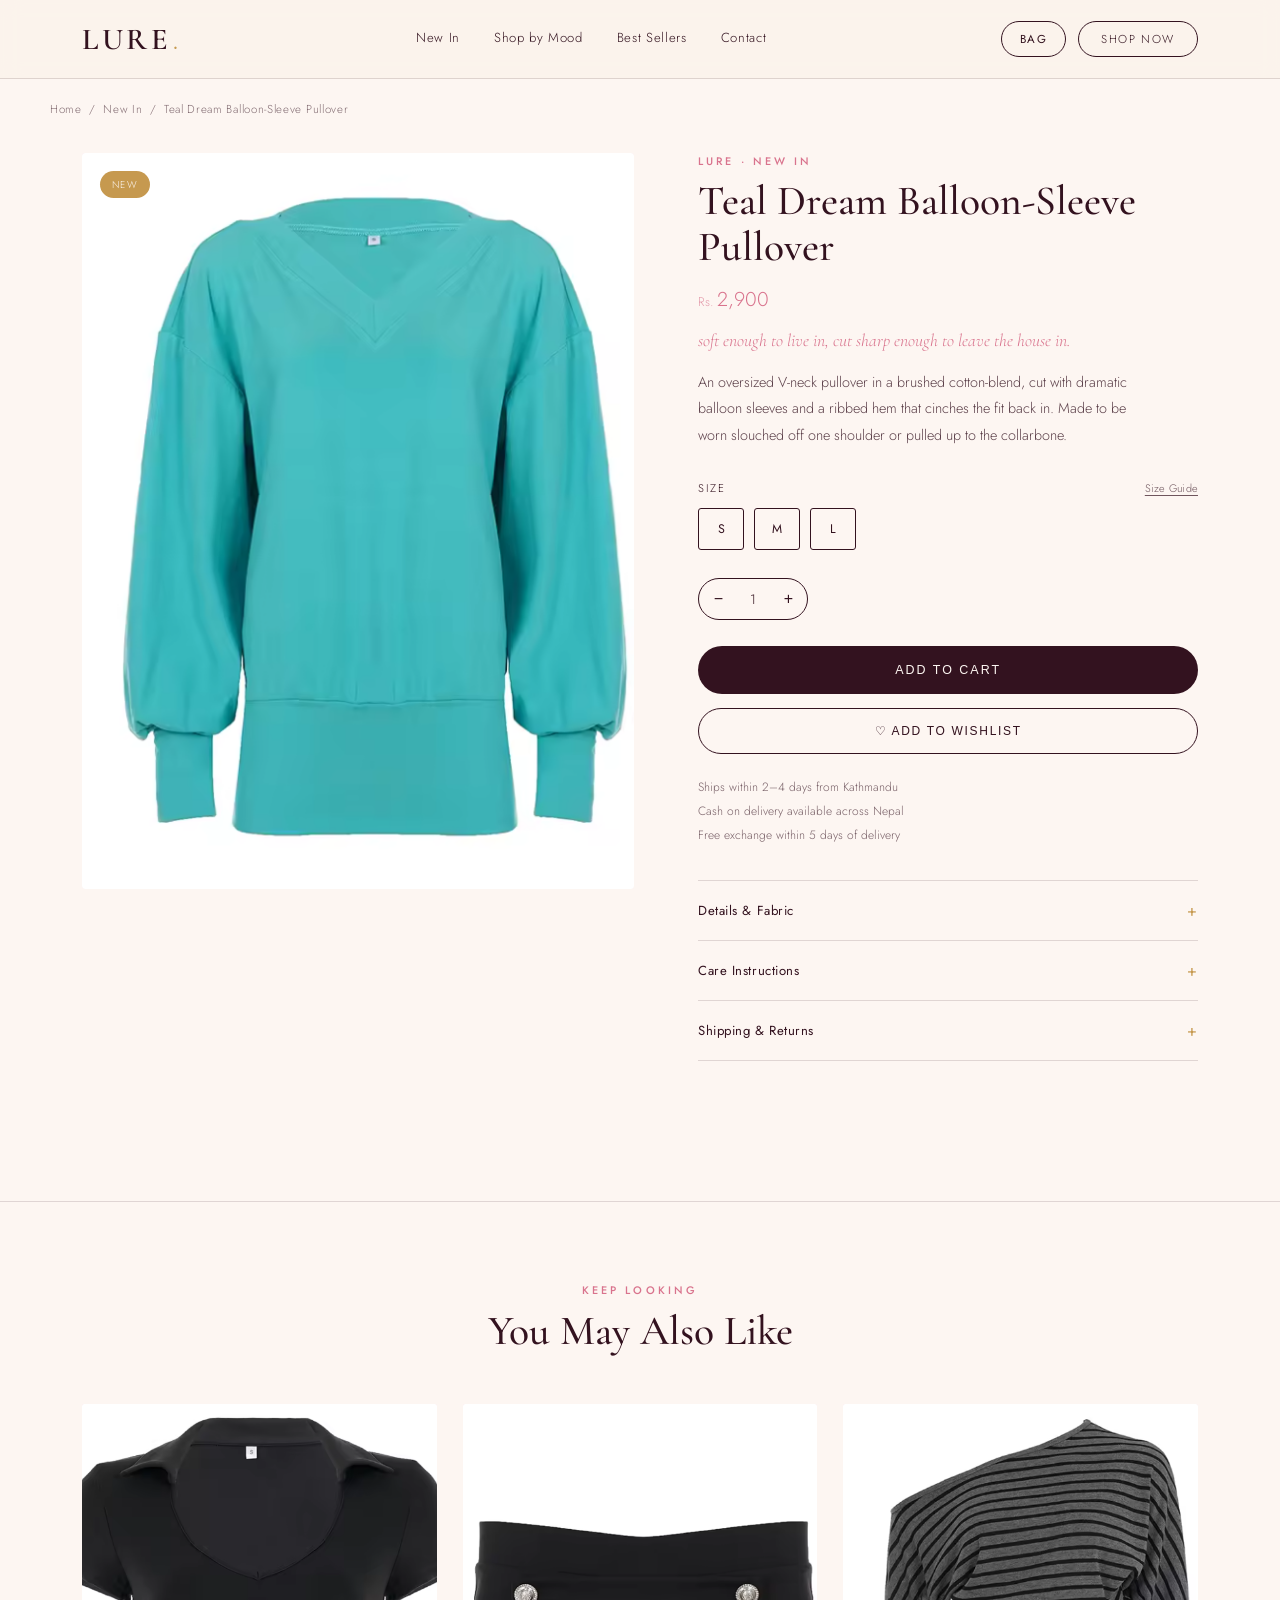
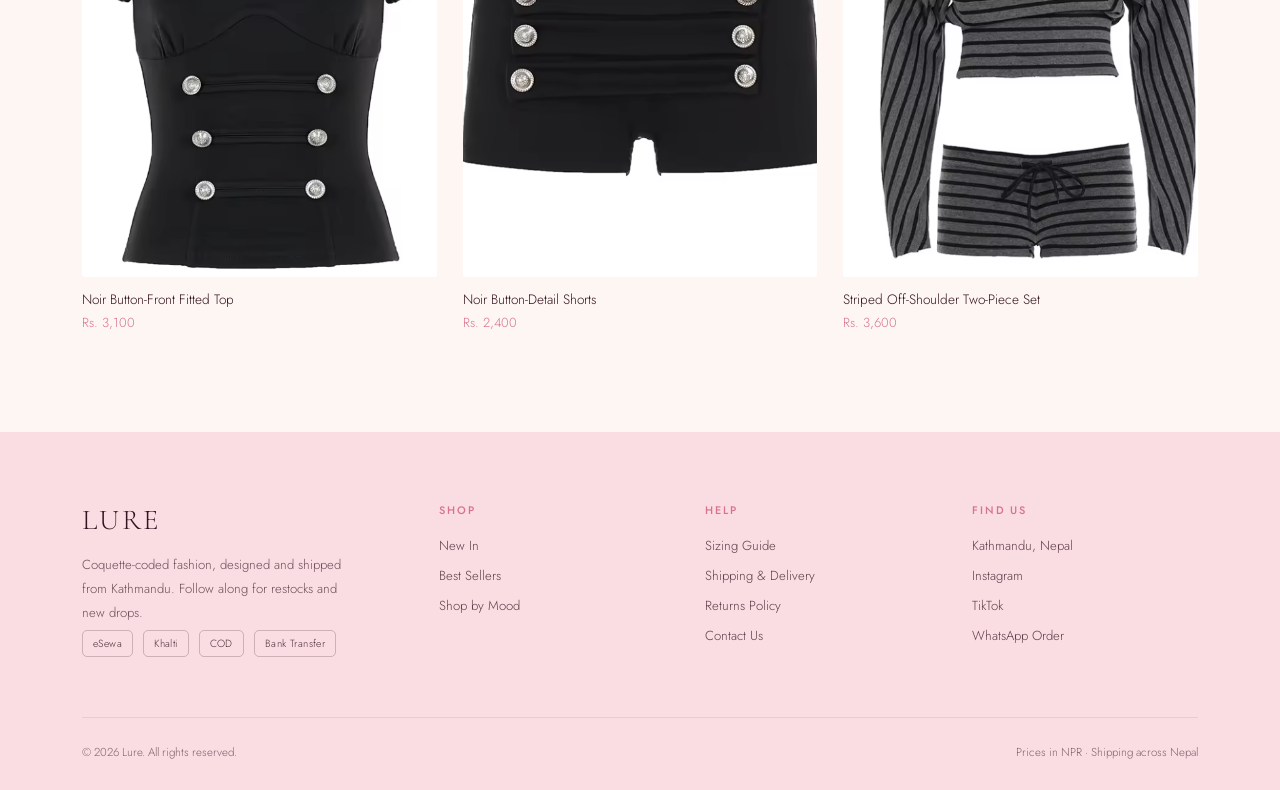
<file: teal-pullover.html>
<!DOCTYPE html>
<html lang="en">
<head>
<meta charset="UTF-8">
<meta name="viewport" content="width=device-width, initial-scale=1.0">
<title>Teal Dream Balloon-Sleeve Pullover — Lure</title>
<style>
@import url('https://fonts.googleapis.com/css2?family=Cormorant+Garamond:ital,wght@0,400;0,500;0,600;1,400;1,500&family=Petit+Formal+Script&family=Jost:wght@300;400;500;600&display=swap');

:root{
  --cream:#FDF6F2;
  --cream-2:#FBEAE7;
  --blush:#FADCE3;
  --pink-glow:#FCE7EC;
  --rose:#F0A9BA;
  --rose-deep:#D9738D;
  --plum:#33121F;
  --plum-2:#4A1B2E;
  --gold:#C6994F;
  --gold-light:#E7CE97;
  --line: rgba(51,18,31,0.14);
}
*{margin:0;padding:0;box-sizing:border-box;}
body{ background:var(--cream); color:var(--plum); font-family:'Jost',sans-serif; font-weight:300; }
h1,h2,h3{ font-family:'Cormorant Garamond', serif; font-weight:500; }
a{ color:inherit; text-decoration:none; }
.script{ font-family:'Petit Formal Script', cursive; font-weight:400; }
.eyebrow{ font-family:'Jost',sans-serif; text-transform:uppercase; letter-spacing:0.28em; font-size:0.68rem; color:var(--rose-deep); font-weight:500; }
.wrap{ max-width:1180px; margin:0 auto; padding:0 32px; }
@media(max-width:640px){ .wrap{padding:0 20px;} }

/* NAV */
header{ position:sticky; top:0; z-index:50; background:rgba(251,243,236,0.9); backdrop-filter:blur(10px); border-bottom:1px solid var(--line); }
nav.wrap{ display:flex; align-items:center; justify-content:space-between; height:78px; }
.logo{ font-family:'Cormorant Garamond', serif; font-size:1.9rem; font-weight:600; letter-spacing:0.12em; }
.logo .hook{ font-family:'Petit Formal Script', cursive; font-size:1.1rem; color:var(--gold); margin-left:2px; }
.navlinks{ display:flex; gap:34px; font-size:0.82rem; letter-spacing:0.05em; }
.navlinks a{ position:relative; padding-bottom:4px; }
.navlinks a::after{ content:''; position:absolute; left:0; bottom:0; width:0; height:1px; background:var(--gold); transition:width .35s ease; }
.navlinks a:hover::after{ width:100%; }
.cta-pill{ border:1px solid var(--plum); padding:9px 22px; border-radius:999px; font-size:0.72rem; letter-spacing:0.14em; text-transform:uppercase; transition:all .3s ease; white-space:nowrap; }
.cta-pill:hover{ background:var(--plum); color:var(--cream); }
@media(max-width:860px){ .navlinks{ display:none; } }

/* BREADCRUMB */
.crumb{ padding:22px 0 0; font-size:0.72rem; letter-spacing:0.06em; opacity:0.6; }
.crumb a:hover{ color:var(--rose-deep); }

/* PRODUCT */
.product{ padding:36px 0 100px; }
.product-grid{ display:grid; grid-template-columns:1.05fr 0.95fr; gap:64px; align-items:flex-start; }
@media(max-width:900px){ .product-grid{ grid-template-columns:1fr; gap:36px; } }

.gallery-main{
  position:relative; aspect-ratio:3/4; border-radius:3px; overflow:hidden;
  background:linear-gradient(150deg,var(--blush),var(--cream-2));
}
.gallery-main img{ width:100%; height:100%; object-fit:cover; object-position:top center; display:block; }
.gallery-main .badge{ position:absolute; top:18px; left:18px; background:var(--gold); color:var(--cream); font-size:0.62rem; letter-spacing:0.14em; text-transform:uppercase; padding:6px 12px; border-radius:999px; }

.details{ position:sticky; top:110px; }
.details .name{ font-size:clamp(2rem,3.6vw,2.6rem); margin-top:10px; line-height:1.1; }
.details .price{ margin-top:14px; font-size:1.25rem; color:var(--rose-deep); }
.details .price .npr{ font-size:0.78rem; opacity:0.7; margin-right:3px; }
.details .tagline{ font-family:'Cormorant Garamond',serif; font-style:italic; font-size:1.1rem; color:var(--rose-deep); margin-top:16px; }
.details .desc{ margin-top:18px; font-size:0.9rem; line-height:1.85; opacity:0.8; max-width:440px; }

.size-block{ margin-top:32px; }
.size-block .label{ font-size:0.7rem; letter-spacing:0.16em; text-transform:uppercase; margin-bottom:12px; display:flex; justify-content:space-between; }
.size-block .label a{ text-decoration:underline; text-underline-offset:3px; opacity:0.7; font-size:0.68rem; text-transform:none; letter-spacing:0.02em; }
.sizes{ display:flex; gap:10px; flex-wrap:wrap; }
.sizes button{
  width:46px; height:42px; border:1px solid var(--plum); background:transparent; color:var(--plum);
  font-family:'Jost'; font-size:0.78rem; cursor:pointer; border-radius:3px; transition:all .25s ease;
}
.sizes button:hover{ background:var(--blush); }
.sizes button.active{ background:var(--plum); color:var(--cream); }

.qty-row{ margin-top:28px; display:flex; align-items:center; gap:18px; }
.qty{ display:flex; align-items:center; border:1px solid var(--plum); border-radius:999px; overflow:hidden; }
.qty button{ width:38px; height:40px; background:none; border:none; font-size:1rem; cursor:pointer; color:var(--plum); }
.qty span{ width:32px; text-align:center; font-size:0.85rem; }

.add-bag{
  margin-top:26px; width:100%; background:var(--plum); color:var(--cream); border:none;
  padding:17px; border-radius:999px; font-size:0.78rem; letter-spacing:0.16em; text-transform:uppercase;
  cursor:pointer; transition:transform .3s ease, box-shadow .3s ease;
}
.add-bag:hover{ transform:translateY(-2px); box-shadow:0 10px 24px -8px rgba(51,18,31,0.4); }
.add-bag.added{ background:var(--rose-deep); }

.wish-btn{ margin-top:14px; width:100%; background:none; border:1px solid var(--plum); color:var(--plum); padding:15px; border-radius:999px; font-size:0.75rem; letter-spacing:0.14em; text-transform:uppercase; cursor:pointer; transition:all .3s ease; }
.wish-btn:hover{ background:var(--blush); }

.meta-row{ margin-top:24px; font-size:0.75rem; opacity:0.65; display:flex; flex-direction:column; gap:6px; }

.accordion{ margin-top:36px; border-top:1px solid var(--line); }
.acc-item{ border-bottom:1px solid var(--line); }
.acc-head{ width:100%; background:none; border:none; padding:18px 0; display:flex; justify-content:space-between; align-items:center; cursor:pointer; font-size:0.82rem; letter-spacing:0.04em; color:var(--plum); font-family:'Jost'; }
.acc-head .plus{ transition:transform .3s ease; font-size:1rem; color:var(--gold); }
.acc-item.open .acc-head .plus{ transform:rotate(45deg); }
.acc-body{ max-height:0; overflow:hidden; transition:max-height .35s ease; font-size:0.82rem; line-height:1.85; opacity:0.75; }
.acc-body ul{ padding:0 0 18px 18px; }
.acc-body p{ padding:0 0 18px; max-width:440px; }

/* MODAL */
.modal-overlay{
  position:fixed; inset:0; z-index:200; display:none;
  align-items:center; justify-content:center;
  background:rgba(51,18,31,0.45); backdrop-filter:blur(3px);
  padding:20px;
}
.modal-overlay.open{ display:flex; }
.modal-box{
  position:relative; width:100%; max-width:440px; background:var(--cream);
  border-radius:8px; padding:40px 36px 34px;
  box-shadow:0 30px 60px -20px rgba(51,18,31,0.35);
  animation:modalIn .35s ease;
}
@keyframes modalIn{ from{ opacity:0; transform:translateY(14px) scale(0.98);} to{ opacity:1; transform:translateY(0) scale(1);} }
.modal-close{
  position:absolute; top:14px; right:16px; background:none; border:none;
  font-size:1.4rem; line-height:1; color:var(--plum); opacity:0.5; cursor:pointer;
}
.modal-close:hover{ opacity:1; }
.modal-box h3{ font-size:1.7rem; margin-top:8px; }
.modal-summary{ margin-top:10px; font-size:0.85rem; color:var(--rose-deep); }
#checkoutForm{ margin-top:26px; display:flex; flex-direction:column; gap:16px; }
#checkoutForm label{ font-size:0.72rem; letter-spacing:0.08em; text-transform:uppercase; color:var(--plum); display:flex; flex-direction:column; gap:8px; }
#checkoutForm input{
  font-family:'Jost'; font-size:0.9rem; padding:12px 14px; border-radius:5px;
  border:1px solid var(--line); background:var(--cream-2); color:var(--plum); outline:none;
  text-transform:none; letter-spacing:0.01em;
}
#checkoutForm input:focus{ border-color:var(--rose-deep); background:var(--cream); }
.modal-submit{
  margin-top:6px; width:100%; background:var(--plum); color:var(--cream); border:none;
  padding:15px; border-radius:999px; font-size:0.78rem; letter-spacing:0.16em; text-transform:uppercase;
  cursor:pointer; transition:transform .3s ease, box-shadow .3s ease;
}
.modal-submit:hover{ transform:translateY(-2px); box-shadow:0 10px 24px -8px rgba(51,18,31,0.35); }
.modal-note{ margin-top:4px; font-size:0.72rem; opacity:0.6; text-align:center; line-height:1.6; }
.modal-step#stepDone{ text-align:center; }
.modal-check{
  width:56px; height:56px; border-radius:50%; background:var(--blush); color:var(--rose-deep);
  display:flex; align-items:center; justify-content:center; font-size:1.6rem; margin:0 auto 18px;
}
.modal-step#stepDone p{ margin-top:14px; font-size:0.88rem; line-height:1.8; opacity:0.8; }
.modal-step#stepDone .modal-submit{ margin-top:24px; }

/* RELATED */
.related{ padding:80px 0 100px; border-top:1px solid var(--line); margin-top:40px; }
.related .section-head{ text-align:center; margin-bottom:48px; }
.related .section-head h2{ font-size:clamp(1.9rem,4vw,2.6rem); margin-top:8px; }
.rel-grid{ display:grid; grid-template-columns:repeat(3,1fr); gap:26px; }
@media(max-width:860px){ .rel-grid{ grid-template-columns:repeat(2,1fr);} }
.rel-card-img{ aspect-ratio:3/4; border-radius:2px; overflow:hidden; background:linear-gradient(150deg,var(--blush),var(--cream-2)); }
.rel-card-img img{ width:100%; height:100%; object-fit:cover; object-position:top center; transition:transform .5s ease; }
.rel-card:hover .rel-card-img img{ transform:scale(1.05); }
.rel-card .name{ margin-top:12px; font-size:0.85rem; }
.rel-card .price{ margin-top:4px; font-size:0.82rem; color:var(--rose-deep); }

/* FOOTER */
footer{ background:var(--blush); color:var(--plum); padding:70px 0 30px; margin-top:0; }
.foot-grid{ display:grid; grid-template-columns:1.4fr repeat(3,1fr); gap:40px; }
@media(max-width:800px){ .foot-grid{ grid-template-columns:1fr 1fr; } }
.foot-logo{ font-family:'Cormorant Garamond',serif; font-size:1.8rem; letter-spacing:0.08em; }
.foot-grid p{ margin-top:16px; font-size:0.82rem; opacity:0.7; line-height:1.8; max-width:260px; }
.foot-col h4{ font-size:0.68rem; letter-spacing:0.18em; text-transform:uppercase; color:var(--rose-deep); margin-bottom:18px; font-weight:500; }
.foot-col a, .foot-col div{ display:block; font-size:0.82rem; opacity:0.78; margin-bottom:11px; }
.foot-col a:hover{ opacity:1; color:var(--rose-deep); }
.pay-row{ display:flex; gap:10px; margin-top:6px; flex-wrap:wrap; }
.pay-row span{ border:1px solid rgba(51,18,31,0.25); border-radius:5px; padding:5px 10px; font-size:0.65rem; letter-spacing:0.04em; opacity:0.85; }
.foot-bottom{ margin-top:60px; padding-top:26px; border-top:1px solid rgba(51,18,31,0.15); display:flex; justify-content:space-between; flex-wrap:wrap; gap:12px; font-size:0.72rem; opacity:0.6; }

::selection{ background:var(--gold-light); color:var(--plum); }

</style>
<link rel="stylesheet" href="../cart.css">
</head>
<body>

<header>
  <nav class="wrap">
    <a href="../lure.html" class="logo">LURE<span class="hook">.</span></a>
    <div class="navlinks">
      <a href="../lure.html#new">New In</a>
      <a href="../lure.html#mood">Shop by Mood</a>
      <a href="../lure.html#best">Best Sellers</a>
      <a href="../lure.html#contact">Contact</a>
</div>
    <a href="../lure.html#new" class="cta-pill">Shop Now</a>
  </nav>
</header>

<div class="crumb wrap">
  <a href="../lure.html">Home</a> &nbsp;/&nbsp; <a href="../lure.html#new">New In</a> &nbsp;/&nbsp; Teal Dream Balloon-Sleeve Pullover
</div>

<section class="product">
  <div class="wrap product-grid">
    <div class="gallery-main">
      <span class="badge">New</span>
      <img src="../images/teal-pullover.png" alt="Teal Dream Balloon-Sleeve Pullover">
    </div>

    <div class="details">
      <div class="eyebrow">Lure &middot; New In</div>
      <h1 class="name">Teal Dream Balloon-Sleeve Pullover</h1>
      <div class="price"><span class="npr">Rs.</span>2,900</div>
      <p class="tagline">soft enough to live in, cut sharp enough to leave the house in.</p>
      <p class="desc">An oversized V-neck pullover in a brushed cotton-blend, cut with dramatic balloon sleeves and a ribbed hem that cinches the fit back in. Made to be worn slouched off one shoulder or pulled up to the collarbone.</p>
      

      <div class="size-block">
        <div class="label"><span>Size</span><a href="#">Size Guide</a></div>
        <div class="sizes">
          <button type="button">S</button>
          <button type="button">M</button>
          <button type="button">L</button>
        </div>
      </div>

      <div class="qty-row">
        <div class="qty">
          <button type="button" data-dir="down">&minus;</button>
          <span>1</span>
          <button type="button" data-dir="up">+</button>
        </div>
      </div>

      <button class="add-bag" type="button" data-product="Teal Dream Balloon-Sleeve Pullover" data-price="2,900">Add to Cart</button>
      <button class="wish-btn" type="button">♡ Add to Wishlist</button>

      <div class="meta-row">
        <span>Ships within 2&ndash;4 days from Kathmandu</span>
        <span>Cash on delivery available across Nepal</span>
        <span>Free exchange within 5 days of delivery</span>
      </div>

      <div class="accordion">
        <div class="acc-item">
          <button class="acc-head">Details &amp; Fabric <span class="plus">+</span></button>
          <div class="acc-body"><ul>
            <li>Brushed cotton-blend fleece, mid-weight</li>
            <li>Dropped shoulder, balloon sleeve, ribbed cuffs and hem</li>
            <li>Relaxed through the body, true to size</li>
            <li>Colour: Teal &mdash; shown on model in size S</li>
          </ul></div>
        </div>
        <div class="acc-item">
          <button class="acc-head">Care Instructions <span class="plus">+</span></button>
          <div class="acc-body"><p>Cold hand wash separately. Do not bleach. Dry flat in shade. Cool iron if needed, avoiding print or trims.</p></div>
        </div>
        <div class="acc-item">
          <button class="acc-head">Shipping &amp; Returns <span class="plus">+</span></button>
          <div class="acc-body"><p>Dispatched within 2&ndash;4 days from Kathmandu. Delivery across the Valley in 1&ndash;2 days, and 3&ndash;6 days for the rest of Nepal. Free exchanges within 5 days of delivery on unworn pieces with tags attached.</p></div>
        </div>
      </div>
    </div>
  </div>
</section>

<section class="related">
  <div class="wrap">
    <div class="section-head">
      <div class="eyebrow">Keep Looking</div>
      <h2>You May Also Like</h2>
    </div>
    <div class="rel-grid">
      <a class="rel-card" href="noir-button-top.html">
        <div class="rel-card-img"><img src="../images/noir-button-top.png" alt="Noir Button-Front Fitted Top"></div>
        <div class="name">Noir Button-Front Fitted Top</div>
        <div class="price"><span class="npr">Rs.</span> 3,100</div>
      </a>

      <a class="rel-card" href="noir-button-shorts.html">
        <div class="rel-card-img"><img src="../images/noir-button-shorts.png" alt="Noir Button-Detail Shorts"></div>
        <div class="name">Noir Button-Detail Shorts</div>
        <div class="price"><span class="npr">Rs.</span> 2,400</div>
      </a>

      <a class="rel-card" href="striped-set.html">
        <div class="rel-card-img"><img src="../images/striped-set.png" alt="Striped Off-Shoulder Two-Piece Set"></div>
        <div class="name">Striped Off-Shoulder Two-Piece Set</div>
        <div class="price"><span class="npr">Rs.</span> 3,600</div>
      </a>
    </div>
  </div>
</section>


<footer>
  <div class="wrap">
    <div class="foot-grid">
      <div>
        <div class="foot-logo">LURE</div>
        <p>Coquette-coded fashion, designed and shipped from Kathmandu. Follow along for restocks and new drops.</p>
        <div class="pay-row">
          <span>eSewa</span><span>Khalti</span><span>COD</span><span>Bank Transfer</span>
        </div>
      </div>
      <div class="foot-col">
        <h4>Shop</h4>
        <a href="../lure.html#new">New In</a>
        <a href="../lure.html#best">Best Sellers</a>
        <a href="../lure.html#mood">Shop by Mood</a>
      </div>
      <div class="foot-col">
        <h4>Help</h4>
        <a href="#">Sizing Guide</a>
        <a href="#">Shipping &amp; Delivery</a>
        <a href="#">Returns Policy</a>
        <a href="../lure.html#contact">Contact Us</a>
      </div>
      <div class="foot-col">
        <h4>Find Us</h4>
        <div>Kathmandu, Nepal</div>
        <a href="#">Instagram</a>
        <a href="#">TikTok</a>
        <a href="#">WhatsApp Order</a>
      </div>
    </div>
    <div class="foot-bottom">
      <span>&copy; 2026 Lure. All rights reserved.</span>
      <span>Prices in NPR &middot; Shipping across Nepal</span>
    </div>
  </div>
</footer>


<script>
document.querySelectorAll('.sizes').forEach(function(group){
  group.querySelectorAll('button').forEach(function(btn){
    btn.addEventListener('click', function(){
      group.querySelectorAll('button').forEach(function(b){ b.classList.remove('active'); });
      btn.classList.add('active');
    });
  });
});

var qtyEl = document.querySelector('.qty span');
if(qtyEl){
  var qty = 1;
  document.querySelectorAll('.qty button').forEach(function(btn){
    btn.addEventListener('click', function(){
      var dir = btn.dataset.dir === 'up' ? 1 : -1;
      qty = Math.max(1, qty + dir);
      qtyEl.textContent = qty;
    });
  });
}

document.querySelectorAll('.acc-head').forEach(function(head){
  head.addEventListener('click', function(){
    var item = head.parentElement;
    var body = item.querySelector('.acc-body');
    var isOpen = item.classList.contains('open');
    document.querySelectorAll('.acc-item').forEach(function(i){
      i.classList.remove('open');
      i.querySelector('.acc-body').style.maxHeight = null;
    });
    if(!isOpen){
      item.classList.add('open');
      body.style.maxHeight = body.scrollHeight + 'px';
    }
  });
});


</script>
<script src="../cart.js"></script>
</body>
</html>
</file>
<file: cart.css>
/* ===== Lure — Shared Cart Styles ===== */

.cart-fab{
  position:relative; border:1px solid var(--plum); background:transparent; color:var(--plum);
  border-radius:999px; padding:9px 18px; font-family:'Jost',sans-serif; font-size:0.72rem;
  letter-spacing:0.12em; text-transform:uppercase; cursor:pointer; margin-right:12px;
  display:inline-flex; align-items:center; gap:8px; transition:all .3s ease; white-space:nowrap;
}
.cart-fab:hover{ background:var(--blush); }
.cart-badge{
  background:var(--rose-deep); color:var(--cream); font-size:0.66rem; font-family:'Jost',sans-serif;
  min-width:18px; height:18px; border-radius:999px; display:inline-flex; align-items:center;
  justify-content:center; padding:0 5px; line-height:1;
}

/* Cart drawer */
.cart-drawer-overlay{
  position:fixed; inset:0; z-index:210; display:none; justify-content:flex-end;
  background:rgba(51,18,31,0.45); backdrop-filter:blur(3px);
}
.cart-drawer-overlay.open{ display:flex; }
.cart-drawer{
  width:100%; max-width:420px; height:100%; background:var(--cream);
  box-shadow:-20px 0 50px -20px rgba(51,18,31,0.35);
  display:flex; flex-direction:column; animation:cartIn .35s ease;
}
@keyframes cartIn{ from{ transform:translateX(24px); opacity:0;} to{ transform:translateX(0); opacity:1;} }
.cart-drawer-head{
  display:flex; align-items:center; justify-content:space-between; padding:24px 28px;
  border-bottom:1px solid var(--line);
}
.cart-drawer-head h3{ font-size:1.5rem; }
.cart-close{ background:none; border:none; font-size:1.5rem; color:var(--plum); opacity:0.55; cursor:pointer; line-height:1; }
.cart-close:hover{ opacity:1; }

.cart-items{ flex:1; overflow-y:auto; padding:10px 28px; }
.cart-empty{ margin-top:30px; font-size:0.88rem; opacity:0.65; text-align:center; line-height:1.7; }

.cart-item{
  display:grid; grid-template-columns:1fr auto auto; align-items:center; gap:14px;
  padding:18px 0; border-bottom:1px solid var(--line);
}
.cart-item-name{ font-size:0.88rem; }
.cart-item-meta{ font-size:0.76rem; opacity:0.65; margin-top:4px; }
.cart-item-qty{ display:flex; align-items:center; border:1px solid var(--plum); border-radius:999px; overflow:hidden; }
.cart-item-qty button{ width:30px; height:30px; background:none; border:none; font-size:0.9rem; cursor:pointer; color:var(--plum); }
.cart-item-qty span{ width:24px; text-align:center; font-size:0.78rem; }
.cart-remove{ background:none; border:none; font-size:1.2rem; color:var(--rose-deep); opacity:0.7; cursor:pointer; line-height:1; }
.cart-remove:hover{ opacity:1; }

.cart-drawer-foot{ padding:20px 28px 28px; border-top:1px solid var(--line); }
.cart-total-row{ display:flex; justify-content:space-between; font-size:0.95rem; margin-bottom:16px; }
.cart-total-row span:last-child{ color:var(--rose-deep); }
.cart-drawer-foot .wish-btn{ margin-top:10px; }

/* Checkout modal additions (reuses .modal-overlay / .modal-box / #checkoutForm from the page) */
.cart-modal-box{ max-width:480px; max-height:88vh; overflow-y:auto; }
.cart-order-summary{ margin-top:14px; border-top:1px solid var(--line); border-bottom:1px solid var(--line); padding:14px 0; }
.summary-line{ display:flex; justify-content:space-between; font-size:0.8rem; opacity:0.8; padding:4px 0; }
.summary-total{ display:flex; justify-content:space-between; font-size:0.9rem; padding-top:10px; margin-top:6px; border-top:1px solid var(--line); }
.summary-total span:last-child{ color:var(--rose-deep); }

.form-section-title{
  font-size:0.68rem; letter-spacing:0.16em; text-transform:uppercase; color:var(--rose-deep);
  margin-top:6px; padding-bottom:2px;
}
#checkoutForm textarea, #checkoutForm select{
  font-family:'Jost',sans-serif; font-size:0.9rem; padding:12px 14px; border-radius:5px;
  border:1px solid var(--line); background:var(--cream-2); color:var(--plum); outline:none;
  text-transform:none; letter-spacing:0.01em; resize:vertical; min-height:70px;
}
#checkoutForm textarea:focus, #checkoutForm select:focus{ border-color:var(--rose-deep); background:var(--cream); }
.pay-options{ display:flex; flex-direction:column; gap:10px; }
.pay-option{
  display:flex; align-items:center; gap:10px; border:1px solid var(--line); border-radius:6px;
  padding:11px 14px; font-size:0.84rem; cursor:pointer; background:var(--cream-2); transition:all .2s ease;
  text-transform:none; letter-spacing:0.01em;
}
.pay-option:hover{ background:var(--cream); }
.pay-option input{ accent-color:var(--rose-deep); width:auto; padding:0; }
.pay-option.checked{ border-color:var(--rose-deep); background:var(--cream); }
.field-hint{ font-size:0.68rem; opacity:0.55; text-transform:none; letter-spacing:0.01em; margin-top:-4px; }

@media(max-width:480px){
  .cart-fab span.fab-label{ display:none; }
  .cart-fab{ padding:9px 12px; }
}
</file>
